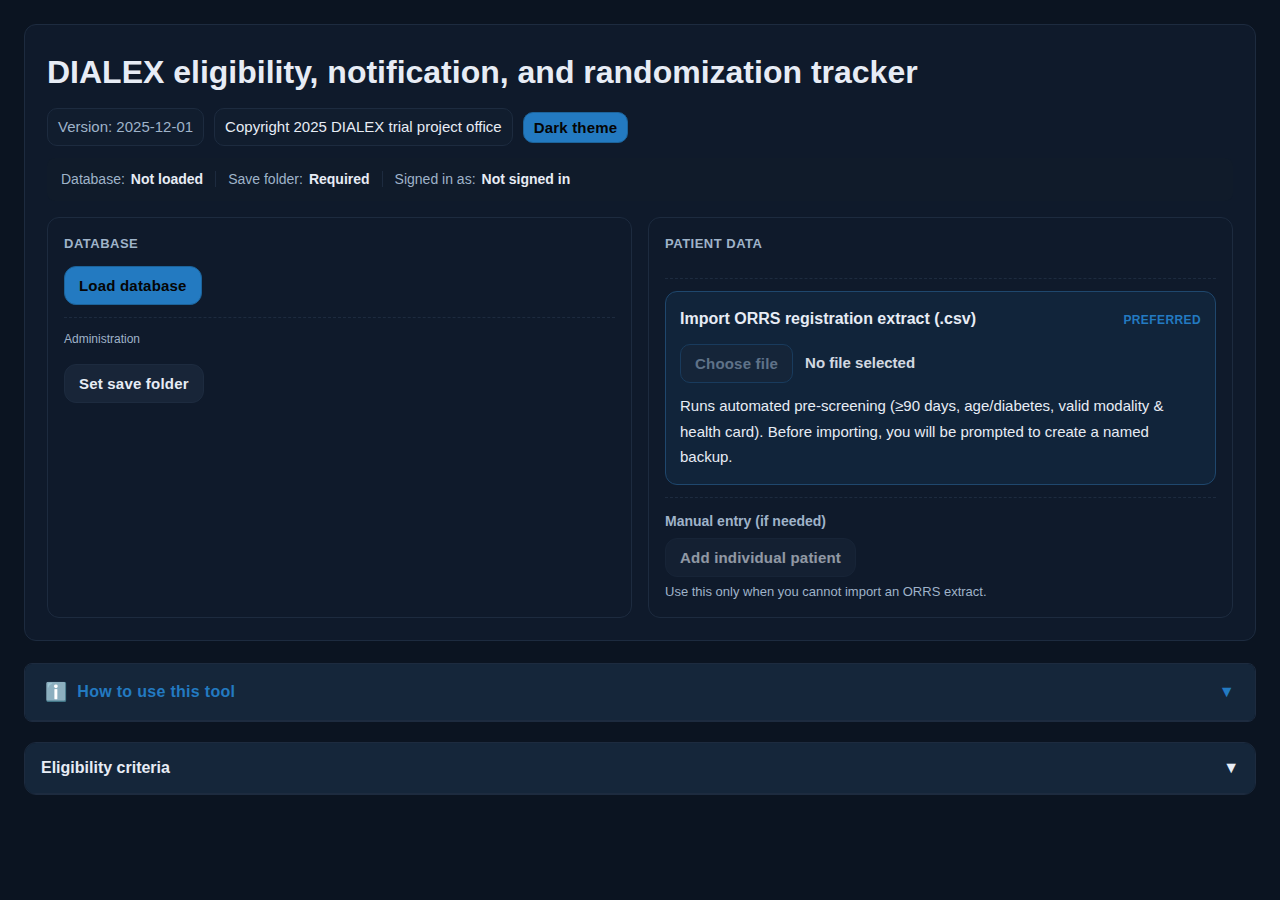
<file: DIALEX_Recruitment_Tracker/index.html>
<!DOCTYPE html>
<html lang="en" data-theme="dark">
<head>
    <meta charset="UTF-8">
    <meta name="viewport" content="width=device-width, initial-scale=1.0">
    <title>DIALEX Recruitment Tracker</title>
    <link rel="stylesheet" href="styles.css">
    <script src="js/sql.js"></script>
    <script src="js/papaparse.js"></script>
</head>
<body>
    <div class="container">
    <div id="toast-root" class="toast-container" aria-live="polite" aria-atomic="true"></div>
        <div class="header">
            <h1>DIALEX eligibility, notification, and randomization tracker</h1>
            <div class="meta-row">
                <div class="meta-pill version-pill" aria-label="Version date">Version: 2025-12-01</div>
                <div class="meta-pill owner-pill" aria-label="Ownership">Copyright 2025 DIALEX trial project office</div>
                <button id="theme-toggle" class="meta-pill theme-toggle" onclick="toggleTheme()" aria-pressed="true" type="button">Dark theme</button>
            </div>
            
            <!-- Status Bar -->
            <div class="status-bar">
                <div class="status-item">
                    <span class="status-label">Database:</span>
                    <span id="db-status" class="status-value">Not loaded</span>
                </div>
                <div class="status-divider"></div>
                <div class="status-item">
                    <span class="status-label">Save folder:</span>
                    <span id="save-folder-status" class="status-value">Browser default</span>
                </div>
                <div class="status-divider"></div>
                <div class="status-item">
                    <span class="status-label">Signed in as:</span>
                    <span id="user-status" class="status-value">Not signed in</span>
                </div>
            </div>

            <!-- Control Panel Grid -->
            <div class="control-grid">
                <!-- Database & System Card -->
                <div class="control-card">
                <div class="card-header">Database</div>
                <div class="action-group">
                        <button id="save-db-btn" class="hidden" disabled>Save database</button>
                        <button id="load-db-btn">Load database</button>
                        <input type="file" id="load-db-file" accept=".enc,.db" class="hidden" aria-label="Load database file">
                        <button id="create-db-btn" class="hidden" disabled>Create new database</button>
                </div>
                    <div class="action-group">
                        <div class="action-group-label">Administration</div>
                        <button id="manage-users-btn" class="secondary hidden" disabled>Manage users</button>
                        <button id="sign-out-btn" class="secondary hidden" disabled>Switch user</button>
                        <button id="set-save-folder-btn" class="secondary" disabled>Set save folder</button>
                        <button id="rotate-central-btn" class="secondary hidden" disabled>Rotate central password</button>
                    </div>
                </div>

                <!-- Patient Data Card -->
                <div class="control-card">
                    <div class="card-header">Patient data</div>
                    <div class="action-group">
                        <div id="autosave-gate" class="autosave-gate hidden">
                            <div id="autosave-gate-text" class="autosave-gate-text"></div>
                            <button type="button" id="autosave-gate-btn" class="secondary small hidden">Set save folder</button>
                        </div>
                    </div>
                    <div class="action-group">
                        <div class="import-highlight">
                            <div class="import-title">
                                <div class="file-input">
                                    <label for="registration-file">Import ORRS registration extract (.csv)</label>
                                </div>
                                <div class="import-preferred">Preferred</div>
                            </div>
                            <input type="file" id="registration-file" class="import-file-input" accept=".csv" disabled>
                            <div class="import-file-row">
                                <button type="button" id="registration-file-btn" class="import-file-btn" disabled>Choose file</button>
                                <div id="registration-file-name" class="import-file-name">No file selected</div>
                            </div>
                            <div class="import-help">
                                <small>Runs automated pre-screening (≥90 days, age/diabetes, valid modality &amp; health card).</small>
                                <small>Before importing, you will be prompted to create a named backup.</small>
                            </div>
                        </div>
                    </div>
                    <div class="action-group">
                        <div class="manual-entry">
                            <div class="manual-title">Manual entry (if needed)</div>
                            <button id="add-patient-btn" class="secondary" disabled>Add individual patient</button>
                            <div class="manual-note">Use this only when you cannot import an ORRS extract.</div>
                        </div>
                    </div>
                </div>
            </div>
        </div>
        
            <div class="instructions">
                <div class="instructions-header" onclick="toggleInstructions()">
                    <span>How to use this tool</span>
                    <span id="instructions-chevron" style="transform: rotate(0deg);">▼</span>
                </div>
                <div id="instructions-content" class="instructions-content">
                <ol>
                    <li>
                        <div class="step-badge">1</div>
                        <div class="step-content">Click <strong>"Load database"</strong> and open the encrypted file provided for your site. Enter your account password (or the central recovery password) to decrypt.</div>
                    </li>
                    <li>
                        <div class="step-badge">2</div>
                        <div class="step-content"><strong>Sign in</strong> with your username and password. Admin users can open <strong>"Manage users"</strong> to add or disable accounts.</div>
                    </li>
                    <li>
                        <div class="step-badge">3</div>
                        <div class="step-content">The software <strong>continuously writes</strong> two timestamped files in the save folder (<code>dialex-secure-latest-a-YYYY-MM-DD-HH-MM-SS.enc</code> and <code>dialex-secure-latest-b-YYYY-MM-DD-HH-MM-SS.enc</code>) to prevent data loss. Load the newest timestamp when resuming work.</div>
                    </li>
                    <li>
                        <div class="step-badge">4</div>
                        <div class="step-content"><strong>Import</strong> the Registration Data Extract CSV for automated pre-screening; this is the preferred method because it is the fastest way to add many patients at once and imports health card numbers directly to minimize the chance for errors. Before each import, you will be prompted to create a <strong>named backup</strong>; only load backups if the current version of the data is clearly wrong (for example, a bad import). If needed, you can also add individual patients manually by clicking <strong>"Add individual patient"</strong>.</div>
                    </li>
                    <li>
                        <div class="step-badge">5</div>
                        <div class="step-content">For each patient, <strong>assess eligibility</strong> using the eligibility criteria. You will find pre-populated answers (based on Ontario Renal Reporting System data) which should be verified. To proceed to notification and randomization, a patient must meet <strong>all inclusion criteria</strong> and <strong>none of the exclusion criteria</strong>.</div>
                    </li>
                    <li>
                        <div class="step-badge">6</div>
                        <div class="step-content">You must confirm that the patient has met all inclusion criteria and none of the exclusion criteria before proceeding. The tool requires that you check the <strong>"No exclusions"</strong> checkbox before proceeding to notification and randomization.</div>
                    </li>
                    <li>
                        <div class="step-badge">7</div>
                        <div class="step-content">For eligible patients, <strong>track notification and opt-out periods</strong>. Status flow: <code>Deliver notification</code> &rarr; <code>Notified and waiting</code> (15 days) &rarr; <code>Ready to Randomize</code> (if no opt-out) or <code>Opted Out</code>.</div>
                    </li>
                    <li>
                        <div class="step-badge">8</div>
                        <div class="step-content">When a patient is ready to randomize, assign a <strong>Study ID</strong> from the site list, then set <strong>Randomized = Yes</strong>.</div>
                    </li>
                    <li>
                        <div class="step-badge">9</div>
                        <div class="step-content">You can <strong>lock</strong> patient records to prevent accidental changes and unlock them later when needed.</div>
                    </li>
                </ol>
                
                
                    
                    <div id="prescreen-results" class="hidden" style="margin-top: 12px;">
                        <h3>Pre-screening results</h3>
                        <div class="stats-container">
                            <div class="stat-card">
                                <div>Total Patients</div>
                                <div class="stat-number" id="ps-total">0</div>
                            </div>
                            <div class="stat-card">
                                <div>Potentially Eligible</div>
                                <div class="stat-number" id="ps-eligible">0</div>
                            </div>
                            <div class="stat-card">
                                <div>Ineligible</div>
                                <div class="stat-number" id="ps-ineligible">0</div>
                            </div>
                            <div class="stat-card">
                                <div>Age < 45</div>
                                <div class="stat-number" id="ps-age-under45">0</div>
                            </div>
                            <div class="stat-card">
                                <div>45–59 w/o Diabetes</div>
                                <div class="stat-number" id="ps-age45-59-nodm">0</div>
                            </div>
                            <div class="stat-card">
                                <div>< 90 Days on Dialysis</div>
                                <div class="stat-number" id="ps-days-under">0</div>
                            </div>
                            <div class="stat-card">
                                <div>Invalid Modality</div>
                                <div class="stat-number" id="ps-invalid-modality">0</div>
                            </div>
                            <div class="stat-card">
                                <div>Missing Health Card</div>
                                <div class="stat-number" id="ps-missing-hcn">0</div>
                            </div>
                            <div class="stat-card">
                                <div>Invalid/Missing Dates</div>
                                <div class="stat-number" id="ps-invalid-dates">0</div>
                            </div>
                        </div>
                        <div class="tabs" id="ps-tabs" style="display:none;"></div>
                        <div id="ps-tabpanels" style="display:none;">
                            <div id="ps-panel-ineligible" class="tab-panel" style="display:none;"></div>
                        </div>
                    </div>
            </div>
        </div>

        <div class="criteria-reference-card">
            <div class="criteria-header" onclick="toggleCriteriaReference()">
                <span>Eligibility criteria</span>
                <span id="criteria-chevron" style="transform: rotate(0deg);">▼</span>
            </div>
            <div id="criteria-content" class="criteria-content">
                <div class="criteria-grid">
                    <div>
                        <h4 style="color:var(--brand); margin-bottom:8px;">Inclusion criteria (all must be met)</h4>
                        <ul class="criteria-list">
                            <li>
                                Age ≥60 years OR age 45-59 with history of diabetes (Type 1 or 2)
                                <br>
                                <small style="color: var(--muted); display:block; margin-top:4px;">Patients who have had diabetes in the past but who are currently not using any diabetes medication and have normal glycemic control are considered to have a history of diabetes and meet this criterion.</small>
                            </li>
                            <li>Receiving any form of dialysis regularly for previous 90 days (at randomization)</li>
                            <li>Currently receiving HD in-centre (main or satellite unit)</li>
                            <li>Valid provincial/territorial health insurance card number</li>
                        </ul>
                    </div>
                    <div>
                        <h4 style="color:var(--danger); margin-bottom:8px;">Exclusion criteria (any excludes patient)</h4>
                        <ul class="criteria-list">
                            <li>Prescribed HD less than 3 times per week</li>
                            <li>
                                Known/anticipated intolerance to Nipro Elisio HX
                                <br>
                                <small style="color: var(--muted);">Patients currently dialyzing with a non-polyarylsulfone membrane (e.g., cellulose triacetate, polyacrylonitrile, or PMMA) should not receive the ELISIO-HX dialyzer. Examples include: Fresenius CTA and Baxter CTA (cellulose triacetate), Asahi Kasei AN69/AN69ST (polyacrylonitrile), and Toray Filtryzer®/Toray PMMA (poly(methyl methacrylate)).</small>
                            </li>
                            <li>Planned to receive hemodiafiltration</li>
                            <li>Planned to receive nocturnal hemodialysis</li>
                            <li>
                                Anticipated to discontinue in-centre HD in next 3 months
                                <br>
                                <small style="color: var(--muted);">For any reason (examples: transplantation, palliation, recovery, change to home HD or PD).</small>
                            </li>
                            <li>Anticipated severe non-adherence to treatment</li>
                            <li>
                                Overriding clinical preference for expanded HD
                                <br>
                                <small style="color: var(--muted);">Examples: already using ELISIO-HX or Theranova dialyzer outside of the study.</small>
                            </li>
                            <li>
                                Other medical, psychosocial, or logistical reason
                                <br>
                                <small style="color: var(--muted); display:block; margin-top:4px;">
                                    Examples:
                                    <ul style="margin:4px 0 0 16px; padding-left:16px; color: var(--muted);">
                                        <li>ELISIO-HX should not be used for isolated ultrafiltration (isoUF). For patients who need isoUF as part of regular HD (e.g., part isoUF and part HD), do not randomize unless planning to provide separate HD sessions from isoUF sessions so a conventional dialyzer is used for the entire isoUF session and ELISIO-HX is used for the entire HD session.</li>
                                        <li>Concern that the patient lacks capacity to understand the notification handout and opt-out of enrollment while no substitute decision maker is available.</li>
                                    </ul>
                                </small>
                            </li>
                            <li>Enrolled in conflicting clinical trial</li>
                            <li>Previously enrolled in DIALEX</li>
                            <li>Declined participation</li>
                        </ul>
                    </div>
                    </div>
            </div>
        </div>

        <div id="assessment-controls" class="header hidden">
            <div class="search-container" style="margin-bottom:8px;">
                <input type="text" id="search-input" placeholder="Search by name, MRN, or Health Card... (space-separated to match multiple)" style="min-width: 320px;">
            </div>
            <div class="unit-filter-bar">
                <div class="unit-filter-label">Recruiting units:</div>
                <div id="unit-filter-summary" class="unit-filter-summary">All units</div>
                <button type="button" id="unit-filter-btn" class="secondary small" disabled>Select units</button>
            </div>
            <!-- Stage Pipeline: Visual progression of recruitment stages -->
            <div class="stage-pipeline">
                <div class="stage-segment stage-pending" id="show-pending-btn" tabindex="0" role="button">
                    <div class="stage-label">Assess eligibility for notification</div>
                    <div class="stage-count" id="count-pending">0</div>
                </div>
                <div class="stage-segment stage-notify" id="show-notify-btn" tabindex="0" role="button">
                    <div class="stage-label">Deliver notification</div>
                    <div class="stage-count" id="count-ready-notify">0</div>
                </div>
                <div class="stage-segment stage-waiting" id="show-waiting-btn" tabindex="0" role="button">
                    <div class="stage-label">Notified and waiting</div>
                    <div class="stage-count" id="count-waiting">0</div>
                </div>
                <div class="stage-segment stage-final" id="show-final-btn" tabindex="0" role="button">
                    <div class="stage-label">Assess eligibility for randomization</div>
                    <div class="stage-count" id="count-final">0</div>
                </div>
                <div class="stage-segment stage-ready" id="show-ready-btn" tabindex="0" role="button">
                    <div class="stage-label">Ready to randomize</div>
                    <div class="stage-count" id="count-ready">0</div>
                </div>
                <div class="stage-segment stage-randomized-np" id="show-randomized-np-btn" tabindex="0" role="button">
                    <div class="stage-label">Randomized (not prescribed)</div>
                    <div class="stage-count" id="count-randomized-np">0</div>
                </div>
                <div class="stage-segment stage-prescribed" id="show-prescribed-btn" tabindex="0" role="button">
                    <div class="stage-label">Randomized &amp; prescribed</div>
                    <div class="stage-count" id="count-prescribed">0</div>
                </div>
            </div>

            <!-- Utility Filters: Non-flow filter buttons -->
            <div class="utility-filters">
                <button class="utility-btn" id="show-all-btn">Show all <span class="utility-count" id="count-all">0</span></button>
                <button class="utility-btn" id="show-missing-btn">Missing data <span class="utility-count" id="count-missing">0</span></button>
                <button class="utility-btn" id="show-ineligible-btn">Ineligible <span class="utility-count" id="count-ineligible">0</span></button>
                <button class="utility-btn" id="show-optedout-btn">Opted out <span class="utility-count" id="count-optedout">0</span></button>
                <button class="utility-btn" id="show-notes-btn">Have notes <span class="utility-count" id="count-notes">0</span></button>
                <button id="save-all-btn" class="save-btn hidden" disabled>Save database</button>
            </div>
            <div id="record-warning" class="record-warning hidden" role="alert"></div>
        </div>

        <div id="table-container" class="table-container hidden">
            <table>
                <thead>
                    <tr>
                        <th id="sort-name" colspan="4">Patients (click arrows to expand/collapse rows)</th>
                    </tr>
                </thead>
                <tbody id="patient-table-body">
                </tbody>
            </table>
        </div>
    </div>

    <!-- Password Modal -->
    <div id="password-modal" class="patient-modal" role="dialog" aria-modal="true" aria-labelledby="password-modal-title" aria-describedby="password-modal-message">
        <div class="modal-content modal-narrow">
            <div class="modal-header">
                <h2 id="password-modal-title">Enter password</h2>
                <span id="password-modal-close" class="close" role="button" tabindex="0" aria-label="Close password dialog">&times;</span>
            </div>
            <div class="modal-body">
                <p id="password-modal-message" class="modal-message hidden"></p>
                <form id="password-form">
                    <div>
                        <label for="password-input">Password</label>
                        <input type="password" id="password-input" class="modal-input" autocomplete="current-password" required>
                    </div>
                    <div id="password-confirm-group" class="hidden">
                        <label for="password-confirm-input">Confirm password</label>
                        <input type="password" id="password-confirm-input" class="modal-input" autocomplete="new-password">
                    </div>
                    <p id="password-error" class="form-error hidden" role="alert"></p>
                    <div class="modal-footer">
                        <button type="button" class="secondary" id="password-cancel-btn">Cancel</button>
                        <button type="submit" id="password-submit-btn">Continue</button>
                    </div>
                </form>
            </div>
        </div>
    </div>

    <!-- Import Backup Modal -->
    <div id="import-backup-modal" class="patient-modal" role="dialog" aria-modal="true" aria-labelledby="import-backup-title" aria-describedby="import-backup-message">
        <div class="modal-content modal-narrow">
            <div class="modal-header">
                <h2 id="import-backup-title">Create import backup</h2>
                <span id="import-backup-close" class="close" role="button" tabindex="0" aria-label="Close import backup dialog">&times;</span>
            </div>
            <div class="modal-body">
                <p id="import-backup-message" class="modal-message"></p>
                <form id="import-backup-form">
                    <div>
                        <label for="import-backup-name">Backup file name</label>
                        <input type="text" id="import-backup-name" class="modal-input" autocomplete="off" required>
                    </div>
                    <p id="import-backup-error" class="form-error hidden" role="alert"></p>
                    <div class="modal-footer">
                        <button type="button" class="secondary" id="import-backup-cancel-btn">Cancel import</button>
                        <button type="submit" id="import-backup-submit-btn">Create backup</button>
                    </div>
                </form>
            </div>
        </div>
    </div>

    <!-- Login Modal -->
    <div id="login-modal" class="patient-modal" role="dialog" aria-modal="true" aria-labelledby="login-modal-title" aria-describedby="login-modal-message">
        <div class="modal-content modal-narrow">
            <div class="modal-header">
                <h2 id="login-modal-title">Sign in</h2>
                <span id="login-modal-close" class="close hidden" role="button" tabindex="0" aria-label="Close sign in dialog">&times;</span>
            </div>
            <div class="modal-body">
                <p id="login-modal-message" class="modal-message">Database loaded. Sign in to continue.</p>
                <form id="login-form">
                    <div>
                        <label for="login-username">Username</label>
                        <input type="text" id="login-username" class="modal-input" autocomplete="username" required>
                    </div>
                    <div>
                        <label for="login-password">Password</label>
                        <input type="password" id="login-password" class="modal-input" autocomplete="current-password" required>
                    </div>
                    <p id="login-error" class="form-error hidden" role="alert"></p>
                    <div class="modal-footer">
                        <button type="button" class="secondary hidden" id="login-cancel-btn">Cancel</button>
                        <button type="button" class="secondary" id="login-unload-btn">Unload database</button>
                        <button type="submit" id="login-submit-btn">Sign in</button>
                    </div>
                </form>
            </div>
        </div>
    </div>

    <!-- Initial Admin Setup Modal -->
    <div id="admin-setup-modal" class="patient-modal" role="dialog" aria-modal="true" aria-labelledby="admin-setup-title" aria-describedby="admin-setup-message">
        <div class="modal-content modal-narrow">
            <div class="modal-header">
                <h2 id="admin-setup-title">Create admin account</h2>
            </div>
            <div class="modal-body">
                <p id="admin-setup-message" class="modal-message">No user accounts exist yet. Create the first admin account.</p>
                <form id="admin-setup-form">
                    <div>
                        <label for="admin-username">Username</label>
                        <input type="text" id="admin-username" class="modal-input" autocomplete="username" required>
                    </div>
                    <div>
                        <label for="admin-first-name">First name</label>
                        <input type="text" id="admin-first-name" class="modal-input" autocomplete="given-name" required>
                    </div>
                    <div>
                        <label for="admin-last-name">Last name</label>
                        <input type="text" id="admin-last-name" class="modal-input" autocomplete="family-name" required>
                    </div>
                    <div>
                        <label for="admin-password">Password</label>
                        <input type="password" id="admin-password" class="modal-input" autocomplete="new-password" required>
                    </div>
                    <div>
                        <label for="admin-password-confirm">Confirm password</label>
                        <input type="password" id="admin-password-confirm" class="modal-input" autocomplete="new-password" required>
                    </div>
                    <p id="admin-setup-error" class="form-error hidden" role="alert"></p>
                    <div class="modal-footer">
                        <button type="button" class="secondary" id="admin-setup-unload-btn">Unload database</button>
                        <button type="submit" id="admin-setup-submit-btn">Create admin</button>
                    </div>
                </form>
            </div>
        </div>
    </div>

    <!-- User Management Modal -->
    <div id="user-management-modal" class="patient-modal" role="dialog" aria-modal="true" aria-labelledby="user-management-title">
        <div class="modal-content">
            <div class="modal-header">
                <h2 id="user-management-title">User management</h2>
                <span id="user-management-close" class="close" role="button" tabindex="0" aria-label="Close user management dialog">&times;</span>
            </div>
            <div class="modal-body">
                <p class="modal-message">Add, disable, or reset passwords for local users.</p>
                <table class="user-table">
                    <thead>
                        <tr>
                            <th>Username</th>
                            <th>Display name</th>
                            <th>Role</th>
                            <th>Status</th>
                            <th>Actions</th>
                        </tr>
                    </thead>
                    <tbody id="user-management-body"></tbody>
                </table>
                <div class="user-form">
                    <h3>Create user</h3>
                    <form id="user-create-form">
                        <div>
                            <label for="user-create-username">Username</label>
                            <input type="text" id="user-create-username" class="modal-input" autocomplete="off" required>
                        </div>
                        <div>
                            <label for="user-create-first-name">First name</label>
                            <input type="text" id="user-create-first-name" class="modal-input" autocomplete="given-name" required>
                        </div>
                        <div>
                            <label for="user-create-last-name">Last name</label>
                            <input type="text" id="user-create-last-name" class="modal-input" autocomplete="family-name" required>
                        </div>
                        <div>
                            <label for="user-create-role">Role</label>
                            <select id="user-create-role" class="modal-input">
                                <option value="user">User</option>
                                <option value="admin">Admin</option>
                            </select>
                        </div>
                        <div>
                            <label for="user-create-password">Password</label>
                            <input type="password" id="user-create-password" class="modal-input" autocomplete="new-password" required>
                        </div>
                        <div>
                            <label for="user-create-confirm">Confirm password</label>
                            <input type="password" id="user-create-confirm" class="modal-input" autocomplete="new-password" required>
                        </div>
                        <p id="user-management-error" class="form-error hidden" role="alert"></p>
                        <div class="modal-footer">
                            <button type="submit">Add user</button>
                            <button type="button" class="secondary" id="user-management-done-btn">Done</button>
                        </div>
                    </form>
                </div>
            </div>
        </div>
    </div>

    <!-- Recruiting Units Modal -->
    <div id="unit-filter-modal" class="patient-modal" role="dialog" aria-modal="true" aria-labelledby="unit-filter-title">
        <div class="modal-content modal-narrow">
            <div class="modal-header">
                <h2 id="unit-filter-title">Recruiting units</h2>
                <span id="unit-filter-close" class="close" role="button" tabindex="0" aria-label="Close recruiting units dialog">&times;</span>
            </div>
            <div class="modal-body">
                <p class="modal-message">Select the dialysis units currently recruiting at this site.</p>
                <div id="unit-filter-empty" class="status-subtext hidden">No unit codes found in Study IDs.</div>
                <div id="unit-filter-list" class="unit-filter-list"></div>
            </div>
            <div class="modal-footer">
                <button type="button" class="secondary" id="unit-filter-cancel">Cancel</button>
                <button type="button" id="unit-filter-save">Save</button>
            </div>
        </div>
    </div>

    <!-- Patient Assessment Modal REMOVED -->
        <script src="js/app.js"></script>

</body>
</html>
</file>
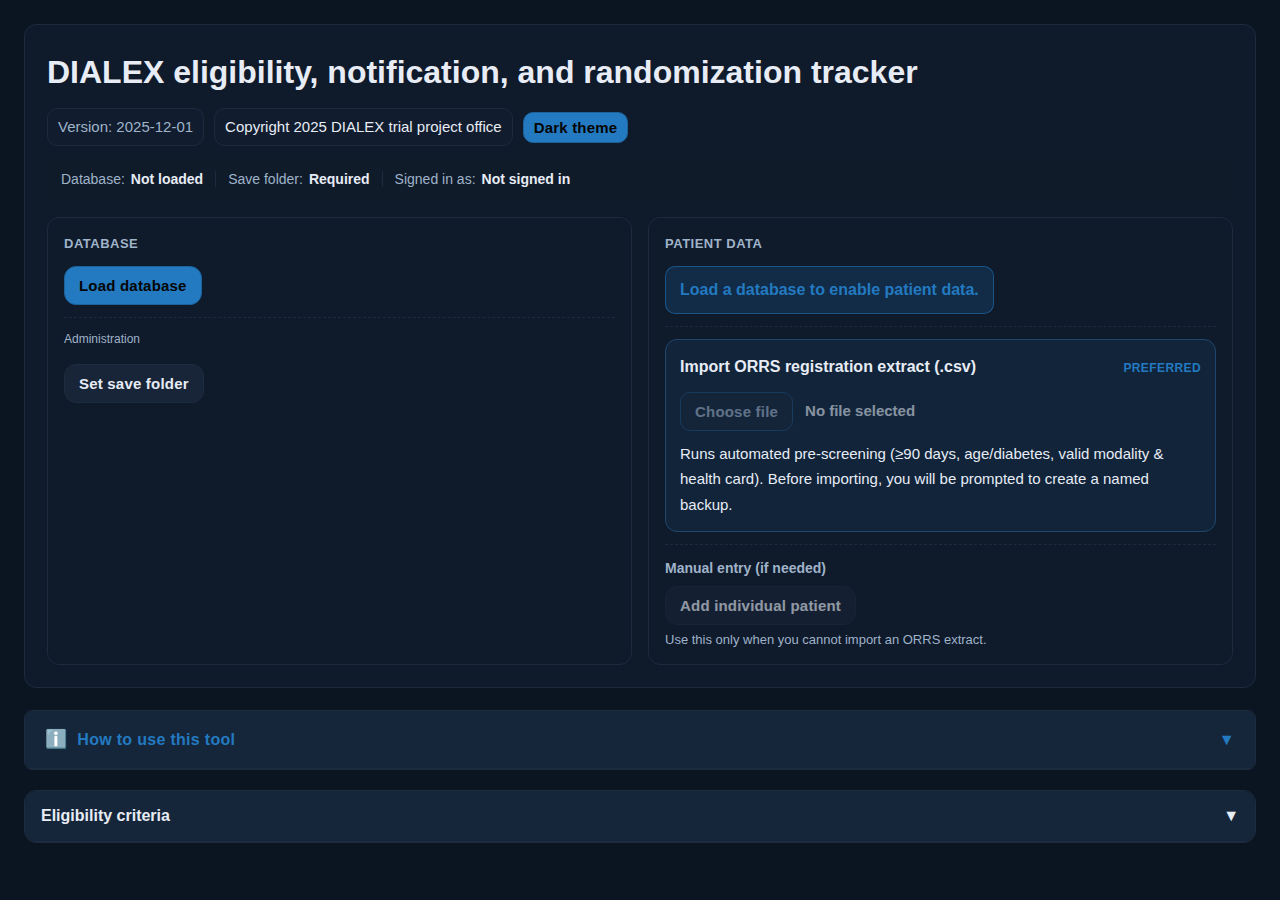
<file: DIALEX_Recruitment_Tracker/DIALEX Recruitment Tracker App.html>
<!DOCTYPE html>
<html lang="en" data-theme="dark">
<head>
    <meta charset="UTF-8">
    <meta name="viewport" content="width=device-width, initial-scale=1.0">
    <title>DIALEX Recruitment Tracker App</title>
    <link rel="stylesheet" href="css/app-01.css">
    <link rel="stylesheet" href="css/app-02.css">
    <link rel="stylesheet" href="css/app-03.css">
    <link rel="stylesheet" href="css/app-04.css">
    <script>
        (function enforceSupportedBrowser() {
            const ua = navigator.userAgent || '';
            const isEdge = /Edg/.test(ua);
            const isChrome = /Chrome/.test(ua) && !/Edg|OPR|Brave/.test(ua);
            if (isChrome || isEdge) return;
            const showWarning = () => {
                document.body.classList.add('browser-warning-active');
                const overlay = document.getElementById('browser-warning');
                if (overlay) {
                    overlay.classList.remove('hidden');
                }
            };
            if (document.readyState === 'loading') {
                document.addEventListener('DOMContentLoaded', showWarning);
            } else {
                showWarning();
            }
        })();
    </script>
    <script src="js/lib/sql.js"></script>
    <script src="js/lib/papaparse.js"></script>
</head>
<body>
    <div id="browser-warning" class="browser-warning hidden" role="alert" aria-live="assertive" aria-label="Unsupported browser">
        <div class="browser-warning-card">
            <h2>Chrome or Edge required</h2>
            <p>This tracker only supports Google Chrome or Microsoft Edge. Please close this window and reopen <strong>DIALEX Recruitment Tracker App.html</strong> with one of those browsers.</p>
            <ul>
                <li>Chrome and Edge are kept current with the latest security settings we rely on.</li>
                <li>Keeping other browsers out protects the offline encryption/store logic.</li>
            </ul>
            <p>Once you are in Chrome/Edge, reload this page to continue.</p>
        </div>
    </div>
    <div class="container">
    <div id="toast-root" class="toast-container" aria-live="polite" aria-atomic="true"></div>
        <div class="header">
            <h1>DIALEX eligibility, notification, and randomization tracker</h1>
            <div class="meta-row">
                <div class="meta-pill version-pill" aria-label="Version date">Version: 2025-12-01</div>
                <div class="meta-pill owner-pill" aria-label="Ownership">Copyright 2025 DIALEX trial project office</div>
                <button id="theme-toggle" class="meta-pill theme-toggle" onclick="toggleTheme()" aria-pressed="true" type="button">Dark theme</button>
            </div>
            
            <!-- Status Bar -->
            <div class="status-bar">
                <div class="status-item">
                    <span class="status-label">Database:</span>
                    <span id="db-status" class="status-value">Not loaded</span>
                </div>
                <div class="status-divider"></div>
                <div class="status-item">
                    <span class="status-label">Save folder:</span>
                    <span id="save-folder-status" class="status-value">Browser default</span>
                </div>
                <div class="status-divider"></div>
                <div class="status-item">
                    <span class="status-label">Signed in as:</span>
                    <span id="user-status" class="status-value">Not signed in</span>
                </div>
            </div>

            <!-- Control Panel Grid -->
            <div class="control-grid">
                <!-- Database & System Card -->
                <div class="control-card">
                <div class="card-header">Database</div>
                <div class="action-group">
                        <button id="save-db-btn" class="hidden" disabled>Save database</button>
                        <button id="load-db-btn">Load database</button>
                        <input type="file" id="load-db-file" accept=".enc,.db" class="hidden" aria-label="Load database file">
                        <button id="create-db-btn" class="hidden" disabled>Create new database</button>
                </div>
                    <div class="action-group">
                        <div class="action-group-label">Administration</div>
                        <button id="manage-users-btn" class="secondary hidden" disabled>Manage users</button>
                        <button id="sign-out-btn" class="secondary hidden" disabled>Switch user</button>
                        <button id="set-save-folder-btn" class="secondary" disabled>Set save folder</button>
                        <button id="rotate-central-btn" class="secondary hidden" disabled>Rotate central password</button>
                    </div>
                </div>

                <!-- Patient Data Card -->
                <div class="control-card">
                    <div class="card-header">Patient data</div>
                    <div class="action-group">
                        <div id="autosave-gate" class="autosave-gate hidden">
                            <div id="autosave-gate-text" class="autosave-gate-text"></div>
                            <button type="button" id="autosave-gate-btn" class="secondary small hidden">Set save folder</button>
                        </div>
                    </div>
                    <div class="action-group">
                        <div class="import-highlight">
                            <div class="import-title">
                                <div class="file-input">
                                    <label for="registration-file">Import ORRS registration extract (.csv)</label>
                                </div>
                                <div class="import-preferred">Preferred</div>
                            </div>
                            <input type="file" id="registration-file" class="import-file-input" accept=".csv" disabled>
                            <div class="import-file-row">
                                <button type="button" id="registration-file-btn" class="import-file-btn" disabled>Choose file</button>
                                <div id="registration-file-name" class="import-file-name">No file selected</div>
                            </div>
                            <div class="import-help">
                                <small>Runs automated pre-screening (≥90 days, age/diabetes, valid modality &amp; health card).</small>
                                <small>Before importing, you will be prompted to create a named backup.</small>
                            </div>
                        </div>
                    </div>
                    <div class="action-group">
                        <div class="manual-entry">
                            <div class="manual-title">Manual entry (if needed)</div>
                            <button id="add-patient-btn" class="secondary" disabled>Add individual patient</button>
                            <div class="manual-note">Use this only when you cannot import an ORRS extract.</div>
                        </div>
                    </div>
                </div>
            </div>
        </div>
        
            <div class="instructions">
                <div class="instructions-header" onclick="toggleInstructions()">
                    <span>How to use this tool</span>
                    <span id="instructions-chevron" style="transform: rotate(0deg);">▼</span>
                </div>
                <div id="instructions-content" class="instructions-content">
                <ol>
                    <li>
                        <div class="step-badge">1</div>
                        <div class="step-content">Click <strong>"Load database"</strong> and open the encrypted file provided for your site. Enter your account password (or the central recovery password) to decrypt.</div>
                    </li>
                    <li>
                        <div class="step-badge">2</div>
                        <div class="step-content"><strong>Sign in</strong> with your username and password. Admin users can open <strong>"Manage users"</strong> to add or disable accounts.</div>
                    </li>
                    <li>
                        <div class="step-badge">3</div>
                        <div class="step-content">The software <strong>continuously writes</strong> two timestamped files in the save folder (<code>dialex-secure-latest-a-YYYY-MM-DD-HH-MM-SS.enc</code> and <code>dialex-secure-latest-b-YYYY-MM-DD-HH-MM-SS.enc</code>) to prevent data loss. Load the newest timestamp when resuming work.</div>
                    </li>
                    <li>
                        <div class="step-badge">4</div>
                        <div class="step-content"><strong>Import</strong> the Registration Data Extract CSV for automated pre-screening; this is the preferred method because it is the fastest way to add many patients at once and imports health card numbers directly to minimize the chance for errors. Before each import, you will be prompted to create a <strong>named backup</strong>; only load backups if the current version of the data is clearly wrong (for example, a bad import). If needed, you can also add individual patients manually by clicking <strong>"Add individual patient"</strong>.</div>
                    </li>
                    <li>
                        <div class="step-badge">5</div>
                        <div class="step-content">For each patient, <strong>assess eligibility</strong> using the eligibility criteria. You will find pre-populated answers (based on Ontario Renal Reporting System data) which should be verified. To proceed to notification and randomization, a patient must meet <strong>all inclusion criteria</strong> and <strong>none of the exclusion criteria</strong>.</div>
                    </li>
                    <li>
                        <div class="step-badge">6</div>
                        <div class="step-content">You must confirm that the patient has met all inclusion criteria and none of the exclusion criteria before proceeding. The tool requires that you check the <strong>"No exclusions"</strong> checkbox before proceeding to notification and randomization.</div>
                    </li>
                    <li>
                        <div class="step-badge">7</div>
                        <div class="step-content">For eligible patients, <strong>track notification and opt-out periods</strong>. Status flow: <code>Deliver notification</code> &rarr; <code>Notified and waiting</code> (15 days) &rarr; <code>Ready to Randomize</code> (if no opt-out) or <code>Opted Out</code>.</div>
                    </li>
                    <li>
                        <div class="step-badge">8</div>
                        <div class="step-content">When a patient is ready to randomize, assign a <strong>Study ID</strong> from the site list, then set <strong>Randomized = Yes</strong>.</div>
                    </li>
                    <li>
                        <div class="step-badge">9</div>
                        <div class="step-content">You can <strong>lock</strong> patient records to prevent accidental changes and unlock them later when needed.</div>
                    </li>
                </ol>
                
                
                    
                    <div id="prescreen-results" class="hidden" style="margin-top: 12px;">
                        <h3>Pre-screening results</h3>
                        <div class="stats-container">
                            <div class="stat-card">
                                <div>Total Patients</div>
                                <div class="stat-number" id="ps-total">0</div>
                            </div>
                            <div class="stat-card">
                                <div>Potentially Eligible</div>
                                <div class="stat-number" id="ps-eligible">0</div>
                            </div>
                            <div class="stat-card">
                                <div>Ineligible</div>
                                <div class="stat-number" id="ps-ineligible">0</div>
                            </div>
                            <div class="stat-card">
                                <div>Age < 45</div>
                                <div class="stat-number" id="ps-age-under45">0</div>
                            </div>
                            <div class="stat-card">
                                <div>45–59 w/o Diabetes</div>
                                <div class="stat-number" id="ps-age45-59-nodm">0</div>
                            </div>
                            <div class="stat-card">
                                <div>< 90 Days on Dialysis</div>
                                <div class="stat-number" id="ps-days-under">0</div>
                            </div>
                            <div class="stat-card">
                                <div>Invalid Modality</div>
                                <div class="stat-number" id="ps-invalid-modality">0</div>
                            </div>
                            <div class="stat-card">
                                <div>Missing Health Card</div>
                                <div class="stat-number" id="ps-missing-hcn">0</div>
                            </div>
                            <div class="stat-card">
                                <div>Invalid/Missing Dates</div>
                                <div class="stat-number" id="ps-invalid-dates">0</div>
                            </div>
                        </div>
                        <div class="tabs" id="ps-tabs" style="display:none;"></div>
                        <div id="ps-tabpanels" style="display:none;">
                            <div id="ps-panel-ineligible" class="tab-panel" style="display:none;"></div>
                        </div>
                    </div>
            </div>
        </div>

        <div class="criteria-reference-card">
            <div class="criteria-header" onclick="toggleCriteriaReference()">
                <span>Eligibility criteria</span>
                <span id="criteria-chevron" style="transform: rotate(0deg);">▼</span>
            </div>
            <div id="criteria-content" class="criteria-content">
                <div class="criteria-grid">
                    <div>
                        <h4 style="color:var(--brand); margin-bottom:8px;">Inclusion criteria (all must be met)</h4>
                        <ul class="criteria-list">
                            <li>
                                Age ≥60 years OR age 45-59 with history of diabetes (Type 1 or 2)
                                <br>
                                <small style="color: var(--muted); display:block; margin-top:4px;">Patients who have had diabetes in the past but who are currently not using any diabetes medication and have normal glycemic control are considered to have a history of diabetes and meet this criterion.</small>
                            </li>
                            <li>Receiving any form of dialysis regularly for previous 90 days (at randomization)</li>
                            <li>Currently receiving HD in-centre (main or satellite unit)</li>
                            <li>Valid provincial/territorial health insurance card number</li>
                        </ul>
                    </div>
                    <div>
                        <h4 style="color:var(--danger); margin-bottom:8px;">Exclusion criteria (any excludes patient)</h4>
                        <ul class="criteria-list">
                            <li>Prescribed HD less than 3 times per week</li>
                            <li>
                                Known/anticipated intolerance to Nipro Elisio HX
                                <br>
                                <small style="color: var(--muted);">Patients currently dialyzing with a non-polyarylsulfone membrane (e.g., cellulose triacetate, polyacrylonitrile, or PMMA) should not receive the ELISIO-HX dialyzer. Examples include: Fresenius CTA and Baxter CTA (cellulose triacetate), Asahi Kasei AN69/AN69ST (polyacrylonitrile), and Toray Filtryzer®/Toray PMMA (poly(methyl methacrylate)).</small>
                            </li>
                            <li>Planned to receive hemodiafiltration</li>
                            <li>Planned to receive nocturnal hemodialysis</li>
                            <li>
                                Anticipated to discontinue in-centre HD in next 3 months
                                <br>
                                <small style="color: var(--muted);">For any reason (examples: transplantation, palliation, recovery, change to home HD or PD).</small>
                            </li>
                            <li>Anticipated severe non-adherence to treatment</li>
                            <li>
                                Overriding clinical preference for expanded HD
                                <br>
                                <small style="color: var(--muted);">Examples: already using ELISIO-HX or Theranova dialyzer outside of the study.</small>
                            </li>
                            <li>
                                Other medical, psychosocial, or logistical reason
                                <br>
                                <small style="color: var(--muted); display:block; margin-top:4px;">
                                    Examples:
                                    <ul style="margin:4px 0 0 16px; padding-left:16px; color: var(--muted);">
                                        <li>ELISIO-HX should not be used for isolated ultrafiltration (isoUF). For patients who need isoUF as part of regular HD (e.g., part isoUF and part HD), do not randomize unless planning to provide separate HD sessions from isoUF sessions so a conventional dialyzer is used for the entire isoUF session and ELISIO-HX is used for the entire HD session.</li>
                                        <li>Concern that the patient lacks capacity to understand the notification handout and opt-out of enrollment while no substitute decision maker is available.</li>
                                    </ul>
                                </small>
                            </li>
                            <li>Enrolled in conflicting clinical trial</li>
                            <li>Previously enrolled in DIALEX</li>
                            <li>Declined participation</li>
                        </ul>
                    </div>
                    </div>
            </div>
        </div>

        <div id="assessment-controls" class="header hidden">
            <div class="search-container" style="margin-bottom:8px;">
                <input type="text" id="search-input" placeholder="Search by name, MRN, or Health Card... (space-separated to match multiple)" style="min-width: 320px;">
            </div>
            <div class="unit-filter-bar">
                <div class="unit-filter-label">Recruiting units:</div>
                <div id="unit-filter-summary" class="unit-filter-summary">All units</div>
                <button type="button" id="unit-filter-btn" class="secondary small" disabled>Select units</button>
            </div>
            <!-- Stage Pipeline: Visual progression of recruitment stages -->
            <div class="stage-pipeline">
                <div class="stage-segment stage-pending" id="show-pending-btn" tabindex="0" role="button">
                    <div class="stage-label">Assess eligibility for notification</div>
                    <div class="stage-count" id="count-pending">0</div>
                </div>
                <div class="stage-segment stage-notify" id="show-notify-btn" tabindex="0" role="button">
                    <div class="stage-label">Deliver notification</div>
                    <div class="stage-count" id="count-ready-notify">0</div>
                </div>
                <div class="stage-segment stage-waiting" id="show-waiting-btn" tabindex="0" role="button">
                    <div class="stage-label">Notified and waiting</div>
                    <div class="stage-count" id="count-waiting">0</div>
                </div>
                <div class="stage-segment stage-final" id="show-final-btn" tabindex="0" role="button">
                    <div class="stage-label">Assess eligibility for randomization</div>
                    <div class="stage-count" id="count-final">0</div>
                </div>
                <div class="stage-segment stage-ready" id="show-ready-btn" tabindex="0" role="button">
                    <div class="stage-label">Ready to randomize</div>
                    <div class="stage-count" id="count-ready">0</div>
                </div>
                <div class="stage-segment stage-randomized-np" id="show-randomized-np-btn" tabindex="0" role="button">
                    <div class="stage-label">Randomized (not prescribed)</div>
                    <div class="stage-count" id="count-randomized-np">0</div>
                </div>
                <div class="stage-segment stage-prescribed" id="show-prescribed-btn" tabindex="0" role="button">
                    <div class="stage-label">Randomized &amp; prescribed</div>
                    <div class="stage-count" id="count-prescribed">0</div>
                </div>
            </div>

            <!-- Utility Filters: Non-flow filter buttons -->
            <div class="utility-filters">
                <button class="utility-btn" id="show-all-btn">Show all <span class="utility-count" id="count-all">0</span></button>
                <button class="utility-btn" id="show-missing-btn">Missing data <span class="utility-count" id="count-missing">0</span></button>
                <button class="utility-btn" id="show-ineligible-btn">Ineligible <span class="utility-count" id="count-ineligible">0</span></button>
                <button class="utility-btn" id="show-optedout-btn">Opted out <span class="utility-count" id="count-optedout">0</span></button>
                <button class="utility-btn" id="show-notes-btn">Have notes <span class="utility-count" id="count-notes">0</span></button>
                <button id="save-all-btn" class="save-btn hidden" disabled>Save database</button>
            </div>
            <div id="record-warning" class="record-warning hidden" role="alert"></div>
        </div>

        <div id="table-container" class="table-container hidden">
            <table>
                <thead>
                    <tr>
                        <th id="sort-name" colspan="4">Patients (click arrows to expand/collapse rows)</th>
                    </tr>
                </thead>
                <tbody id="patient-table-body">
                </tbody>
            </table>
        </div>
    </div>

    <!-- Password Modal -->
    <div id="password-modal" class="patient-modal" role="dialog" aria-modal="true" aria-labelledby="password-modal-title" aria-describedby="password-modal-message">
        <div class="modal-content modal-narrow">
            <div class="modal-header">
                <h2 id="password-modal-title">Enter password</h2>
                <span id="password-modal-close" class="close" role="button" tabindex="0" aria-label="Close password dialog">&times;</span>
            </div>
            <div class="modal-body">
                <p id="password-modal-message" class="modal-message hidden"></p>
                <form id="password-form">
                    <div>
                        <label for="password-input">Password</label>
                        <input type="password" id="password-input" class="modal-input" autocomplete="current-password" required>
                    </div>
                    <div id="password-confirm-group" class="hidden">
                        <label for="password-confirm-input">Confirm password</label>
                        <input type="password" id="password-confirm-input" class="modal-input" autocomplete="new-password">
                    </div>
                    <p id="password-error" class="form-error hidden" role="alert"></p>
                    <div class="modal-footer">
                        <button type="button" class="secondary" id="password-cancel-btn">Cancel</button>
                        <button type="submit" id="password-submit-btn">Continue</button>
                    </div>
                </form>
            </div>
        </div>
    </div>

    <!-- Import Backup Modal -->
    <div id="import-backup-modal" class="patient-modal" role="dialog" aria-modal="true" aria-labelledby="import-backup-title" aria-describedby="import-backup-message">
        <div class="modal-content modal-narrow">
            <div class="modal-header">
                <h2 id="import-backup-title">Create import backup</h2>
                <span id="import-backup-close" class="close" role="button" tabindex="0" aria-label="Close import backup dialog">&times;</span>
            </div>
            <div class="modal-body">
                <p id="import-backup-message" class="modal-message"></p>
                <form id="import-backup-form">
                    <div>
                        <label for="import-backup-name">Backup file name</label>
                        <input type="text" id="import-backup-name" class="modal-input" autocomplete="off" required>
                    </div>
                    <p id="import-backup-error" class="form-error hidden" role="alert"></p>
                    <div class="modal-footer">
                        <button type="button" class="secondary" id="import-backup-cancel-btn">Cancel import</button>
                        <button type="submit" id="import-backup-submit-btn">Create backup</button>
                    </div>
                </form>
            </div>
        </div>
    </div>

    <!-- Login Modal -->
    <div id="login-modal" class="patient-modal" role="dialog" aria-modal="true" aria-labelledby="login-modal-title" aria-describedby="login-modal-message">
        <div class="modal-content modal-narrow">
            <div class="modal-header">
                <h2 id="login-modal-title">Sign in</h2>
                <span id="login-modal-close" class="close hidden" role="button" tabindex="0" aria-label="Close sign in dialog">&times;</span>
            </div>
            <div class="modal-body">
                <p id="login-modal-message" class="modal-message">Database loaded. Sign in to continue.</p>
                <form id="login-form">
                    <div>
                        <label for="login-username">Username</label>
                        <input type="text" id="login-username" class="modal-input" autocomplete="username" required>
                    </div>
                    <div>
                        <label for="login-password">Password</label>
                        <input type="password" id="login-password" class="modal-input" autocomplete="current-password" required>
                    </div>
                    <p id="login-error" class="form-error hidden" role="alert"></p>
                    <div class="modal-footer">
                        <button type="button" class="secondary hidden" id="login-cancel-btn">Cancel</button>
                        <button type="button" class="secondary" id="login-unload-btn">Unload database</button>
                        <button type="submit" id="login-submit-btn">Sign in</button>
                    </div>
                </form>
            </div>
        </div>
    </div>

    <!-- Initial Admin Setup Modal -->
    <div id="admin-setup-modal" class="patient-modal" role="dialog" aria-modal="true" aria-labelledby="admin-setup-title" aria-describedby="admin-setup-message">
        <div class="modal-content modal-narrow">
            <div class="modal-header">
                <h2 id="admin-setup-title">Create admin account</h2>
            </div>
            <div class="modal-body">
                <p id="admin-setup-message" class="modal-message">No user accounts exist yet. Create the first admin account.</p>
                <form id="admin-setup-form">
                    <div>
                        <label for="admin-username">Username</label>
                        <input type="text" id="admin-username" class="modal-input" autocomplete="username" required>
                    </div>
                    <div>
                        <label for="admin-first-name">First name</label>
                        <input type="text" id="admin-first-name" class="modal-input" autocomplete="given-name" required>
                    </div>
                    <div>
                        <label for="admin-last-name">Last name</label>
                        <input type="text" id="admin-last-name" class="modal-input" autocomplete="family-name" required>
                    </div>
                    <div>
                        <label for="admin-password">Password</label>
                        <input type="password" id="admin-password" class="modal-input" autocomplete="new-password" required>
                    </div>
                    <div>
                        <label for="admin-password-confirm">Confirm password</label>
                        <input type="password" id="admin-password-confirm" class="modal-input" autocomplete="new-password" required>
                    </div>
                    <p id="admin-setup-error" class="form-error hidden" role="alert"></p>
                    <div class="modal-footer">
                        <button type="button" class="secondary" id="admin-setup-unload-btn">Unload database</button>
                        <button type="submit" id="admin-setup-submit-btn">Create admin</button>
                    </div>
                </form>
            </div>
        </div>
    </div>

    <!-- User Management Modal -->
    <div id="user-management-modal" class="patient-modal" role="dialog" aria-modal="true" aria-labelledby="user-management-title">
        <div class="modal-content">
            <div class="modal-header">
                <h2 id="user-management-title">User management</h2>
                <span id="user-management-close" class="close" role="button" tabindex="0" aria-label="Close user management dialog">&times;</span>
            </div>
            <div class="modal-body">
                <p class="modal-message">Add, disable, or reset passwords for local users.</p>
                <table class="user-table">
                    <thead>
                        <tr>
                            <th>Username</th>
                            <th>Display name</th>
                            <th>Role</th>
                            <th>Status</th>
                            <th>Actions</th>
                        </tr>
                    </thead>
                    <tbody id="user-management-body"></tbody>
                </table>
                <div class="user-form">
                    <h3>Create user</h3>
                    <form id="user-create-form">
                        <div>
                            <label for="user-create-username">Username</label>
                            <input type="text" id="user-create-username" class="modal-input" autocomplete="off" required>
                        </div>
                        <div>
                            <label for="user-create-first-name">First name</label>
                            <input type="text" id="user-create-first-name" class="modal-input" autocomplete="given-name" required>
                        </div>
                        <div>
                            <label for="user-create-last-name">Last name</label>
                            <input type="text" id="user-create-last-name" class="modal-input" autocomplete="family-name" required>
                        </div>
                        <div>
                            <label for="user-create-role">Role</label>
                            <select id="user-create-role" class="modal-input">
                                <option value="user">User</option>
                                <option value="admin">Admin</option>
                            </select>
                        </div>
                        <div>
                            <label for="user-create-password">Password</label>
                            <input type="password" id="user-create-password" class="modal-input" autocomplete="new-password" required>
                        </div>
                        <div>
                            <label for="user-create-confirm">Confirm password</label>
                            <input type="password" id="user-create-confirm" class="modal-input" autocomplete="new-password" required>
                        </div>
                        <p id="user-management-error" class="form-error hidden" role="alert"></p>
                        <div class="modal-footer">
                            <button type="submit">Add user</button>
                            <button type="button" class="secondary" id="user-management-done-btn">Done</button>
                        </div>
                    </form>
                </div>
            </div>
        </div>
    </div>

    <!-- Recruiting Units Modal -->
    <div id="unit-filter-modal" class="patient-modal" role="dialog" aria-modal="true" aria-labelledby="unit-filter-title">
        <div class="modal-content modal-narrow">
            <div class="modal-header">
                <h2 id="unit-filter-title">Recruiting units</h2>
                <span id="unit-filter-close" class="close" role="button" tabindex="0" aria-label="Close recruiting units dialog">&times;</span>
            </div>
            <div class="modal-body">
                <p class="modal-message">Select the dialysis units currently recruiting at this site.</p>
                <div id="unit-filter-empty" class="status-subtext hidden">No unit codes found in Study IDs.</div>
                <div id="unit-filter-list" class="unit-filter-list"></div>
            </div>
            <div class="modal-footer">
                <button type="button" class="secondary" id="unit-filter-cancel">Cancel</button>
                <button type="button" id="unit-filter-save">Save</button>
            </div>
        </div>
    </div>

    <!-- Patient Assessment Modal REMOVED -->
    <script src="js/app/app-01.js"></script>
    <script src="js/app/app-02.js"></script>
    <script src="js/app/app-03.js"></script>
    <script src="js/app/app-04.js"></script>
    <script src="js/app/app-05.js"></script>
    <script src="js/app/app-06.js"></script>
    <script src="js/app/app-boot.js"></script>

</body>
</html>
</file>
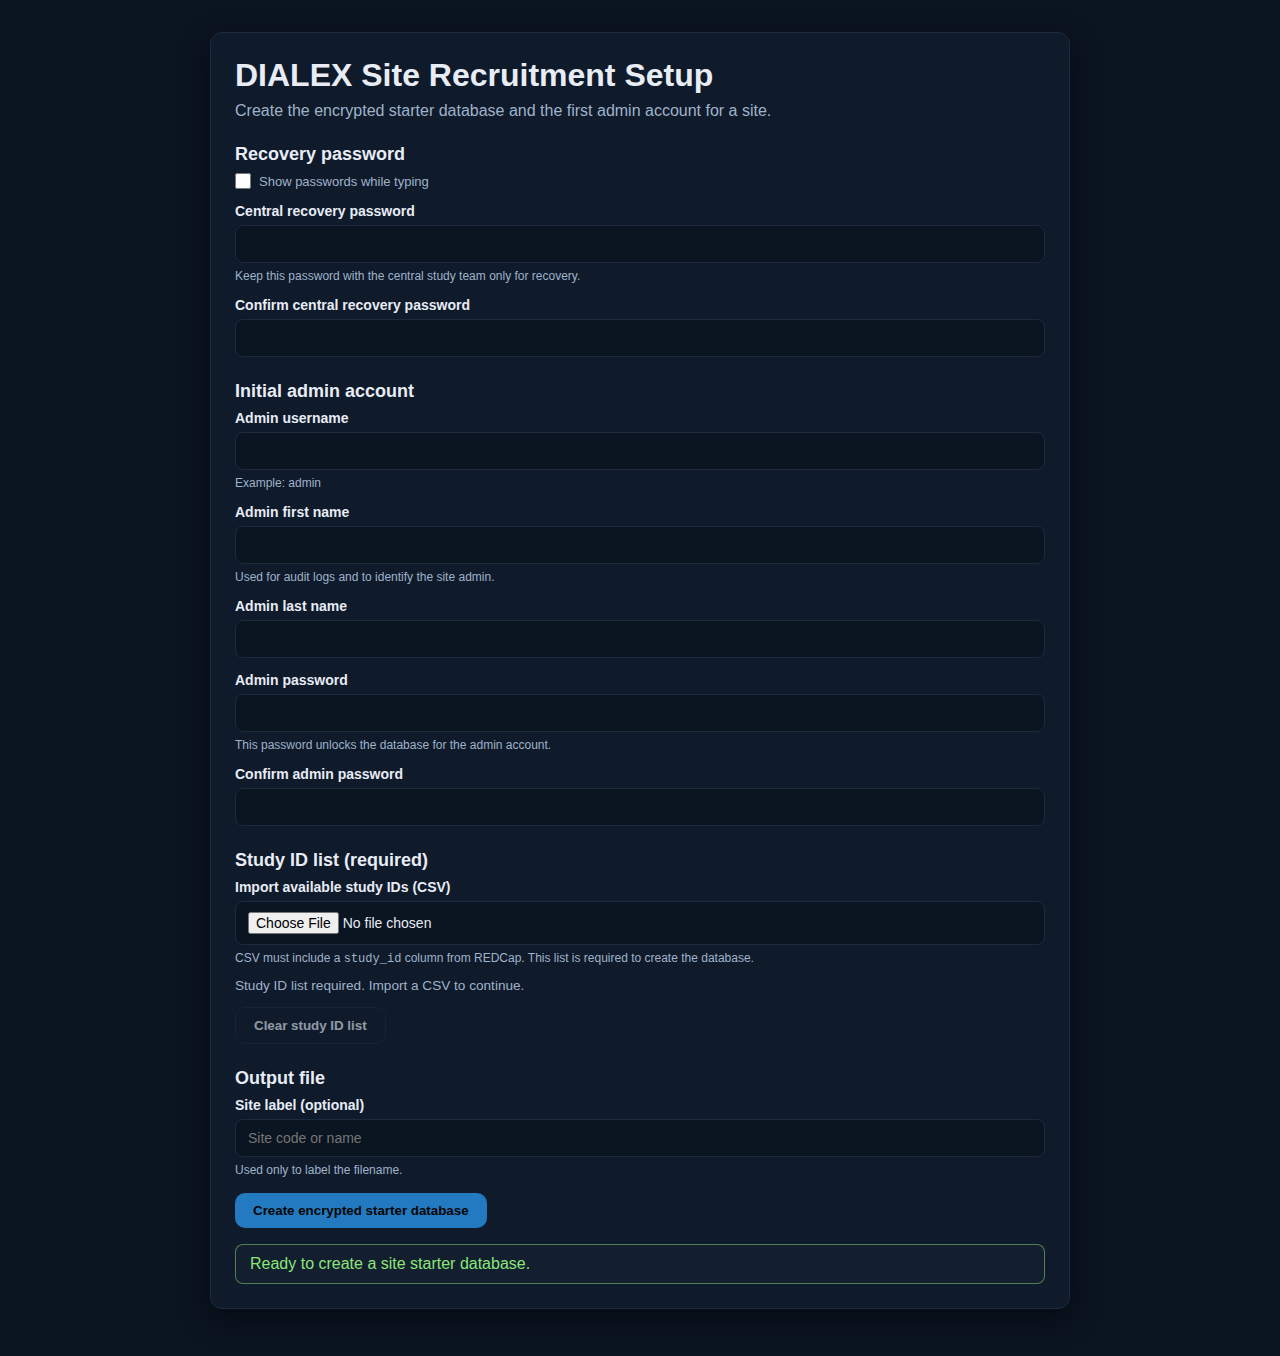
<file: DIALEX_Site_Recruitment_Setup/DIALEX_Site_Recruitment_Setup.html>
<!DOCTYPE html>
<html lang="en" data-theme="dark">
<head>
    <meta charset="UTF-8">
    <meta name="viewport" content="width=device-width, initial-scale=1.0">
    <title>DIALEX Site Recruitment Setup</title>
    <link rel="stylesheet" href="css/app-01.css">
    <script src="../DIALEX_Recruitment_Tracker/js/lib/sql.js"></script>
</head>
<body>
    <div class="container">
        <div class="card">
            <h1>DIALEX Site Recruitment Setup</h1>
            <p>Create the encrypted starter database and the first admin account for a site.</p>

            <form id="provision-form" novalidate>
                <h2>Recovery password</h2>
                <div class="password-toggle">
                    <input type="checkbox" id="toggle-passwords">
                    <label for="toggle-passwords">Show passwords while typing</label>
                </div>
                <div class="field">
                    <label for="central-password">Central recovery password</label>
                    <input type="password" id="central-password" autocomplete="new-password" required data-password-field>
                    <div class="help">Keep this password with the central study team only for recovery.</div>
                </div>
                <div class="field">
                    <label for="central-confirm">Confirm central recovery password</label>
                    <input type="password" id="central-confirm" autocomplete="new-password" required data-password-field>
                </div>

                <h2>Initial admin account</h2>
                <div class="field">
                    <label for="admin-username">Admin username</label>
                    <input type="text" id="admin-username" autocomplete="username" required>
                    <div class="help">Example: admin</div>
                </div>
                <div class="field">
                    <label for="admin-first-name">Admin first name</label>
                    <input type="text" id="admin-first-name" autocomplete="given-name" required>
                    <div class="help">Used for audit logs and to identify the site admin.</div>
                </div>
                <div class="field">
                    <label for="admin-last-name">Admin last name</label>
                    <input type="text" id="admin-last-name" autocomplete="family-name" required>
                </div>
                <div class="field">
                    <label for="admin-password">Admin password</label>
                    <input type="password" id="admin-password" autocomplete="new-password" required data-password-field>
                    <div class="help">This password unlocks the database for the admin account.</div>
                </div>
                <div class="field">
                    <label for="admin-confirm">Confirm admin password</label>
                    <input type="password" id="admin-confirm" autocomplete="new-password" required data-password-field>
                </div>

                <h2>Study ID list (required)</h2>
                <div class="field">
                    <label for="study-id-file">Import available study IDs (CSV)</label>
                    <input type="file" id="study-id-file" accept=".csv,text/csv" required aria-required="true">
                    <div class="help">CSV must include a <code>study_id</code> column from REDCap. This list is required to create the database.</div>
                    <div id="study-id-status" class="inline-status">Study ID list required. Import a CSV to continue.</div>
                    <div id="study-id-preview" class="inline-status hidden"></div>
                    <div class="inline-actions">
                        <button type="button" id="clear-study-ids" class="secondary" disabled>Clear study ID list</button>
                    </div>
                </div>

                <h2>Output file</h2>
                <div class="field">
                    <label for="site-label">Site label (optional)</label>
                    <input type="text" id="site-label" autocomplete="off" placeholder="Site code or name">
                    <div class="help">Used only to label the filename.</div>
                </div>

                <div class="actions">
                    <button type="submit" id="create-btn" disabled>Create encrypted starter database</button>
                </div>
            </form>
            <div id="status" class="status hidden"></div>
        </div>
    </div>

    <script src="js/app/app-01.js"></script>
</body>
</html>
</file>
<file: DIALEX_Recruitment_Tracker/styles.css>
:root {
    --radius: 12px;
    --shadow: 0 10px 30px rgba(0,0,0,0.45);
    --success: #8be67a;
    --warning: #ffd049;
    --danger: #ff6c5b;
    --ring: rgba(35, 122, 193, 0.25);
    --primary-btn-text: #050505;
}

[data-theme="dark"] {
    color-scheme: dark;
    --bg: #0b1421;
    --card: #0f1a2b;
    --text: #e7ecf5;
    --muted: #9fb3c9;
    --border: #1d2b3f;
    --brand: #237ac1;
    --brand-600: #1c639a;
    --brand-700: #13466d;
    --input-disabled: #1f2230;
    --table-header-bg: #15263a;
    --table-header-hover: #1b3048;
}

[data-theme="light"] {
    color-scheme: light;
    --bg: #f2f5f8;
    --card: #f9fbfd;
    --text: #091c2c;
    --muted: #3d5b75;
    --border: #d8eaf9;
    --brand: #237ac1;
    --brand-600: #1c639a;
    --brand-700: #13466d;
    --input-disabled: #dfe8f3;
    --table-header-bg: #d8eaf9;
    --table-header-hover: #c7def3;
}

* {
    box-sizing: border-box;
    margin: 0;
    padding: 0;
}

html { scroll-behavior: smooth; }

body {
    font-family: -apple-system, BlinkMacSystemFont, "Segoe UI", Roboto, Arial, sans-serif;
    line-height: 1.6;
    padding: 24px;
    background: var(--bg);
    color: var(--text);
    transition: background 0.3s ease, color 0.3s ease;
}

.container {
    max-width: 1400px;
    margin: 0 auto;
}

.header {
    background: var(--card);
    padding: 22px;
    border-radius: var(--radius);
    border: 1px solid var(--border);
    margin-bottom: 22px;
}
.meta-row {
    display: flex;
    flex-wrap: wrap;
    gap: 10px;
    align-items: center;
    margin-top: 10px;
}
.meta-pill {
    display: inline-flex;
    align-items: center;
    gap: 8px;
    padding: 6px 10px;
    border-radius: 10px;
    border: 1px solid var(--border);
    background: color-mix(in srgb, var(--card) 85%, var(--border) 15%);
    color: var(--muted);
    font-size: 15px;
    width: fit-content;
}
.owner-pill {
    color: var(--text);
}
.theme-toggle {
    cursor: pointer;
    background: var(--brand);
    color: var(--primary-btn-text);
    border-color: var(--brand-600);
    transition: background 0.2s ease, color 0.2s ease, border-color 0.2s ease;
}
.theme-toggle[aria-pressed="false"] {
    background: color-mix(in srgb, var(--card) 85%, var(--border) 15%);
    color: var(--text);
}
.theme-toggle:hover {
    background: var(--brand-600);
    color: var(--primary-btn-text);
}

#assessment-controls.header {
    position: sticky;
    top: 0;
    z-index: 30;
    background: var(--card);
    border: 1px solid var(--border);
}

.top-nav {
    display: flex;
    gap: 12px;
    margin-top: 10px;
    flex-wrap: wrap;
    position: sticky;
    top: 8px;
    z-index: 50;
    background: var(--card);
    border: 1px solid var(--border);
    border-radius: var(--radius);
    padding: 8px;
    -webkit-backdrop-filter: saturate(1.2) blur(6px);
    backdrop-filter: saturate(1.2) blur(6px);
}
.nav-pill {
    background: color-mix(in srgb, var(--border) 40%, var(--card));
    color: var(--text);
    border: 1px solid var(--border);
    border-radius: 12px;
    padding: 10px 16px;
    font-weight: 600;
    transition: background .2s ease, color .2s ease;
    box-shadow: none;
}
.nav-pill:hover { background: color-mix(in srgb, var(--brand) 15%, var(--card)); }
.nav-pill.primary { background: var(--brand); color: var(--primary-btn-text); border-color: var(--brand-600); }
.nav-pill.primary:hover { background: var(--brand-600); }

.database-controls, .import-controls, .header-controls {
    display: flex;
    gap: 15px;
    align-items: center;
    margin-top: 15px;
}

/* Control Panel Grid Layout */
.control-grid {
    display: grid;
    grid-template-columns: 1fr 1fr;
    gap: 16px;
    margin-top: 16px;
}
@media (max-width: 900px) {
    .control-grid {
        grid-template-columns: 1fr;
    }
}
.control-card {
    background: var(--card);
    border: 1px solid var(--border);
    border-radius: 12px;
    padding: 16px;
}
.card-header {
    font-size: 13px;
    font-weight: 700;
    color: var(--muted);
    text-transform: uppercase;
    letter-spacing: 0.5px;
    margin-bottom: 12px;
}
.action-group {
    display: flex;
    flex-wrap: wrap;
    gap: 10px;
    align-items: center;
}
.action-group + .action-group {
    margin-top: 12px;
    padding-top: 12px;
    border-top: 1px dashed var(--border);
}
.action-group-label {
    font-size: 12px;
    color: var(--muted);
    width: 100%;
    margin-bottom: 4px;
}

/* Status Bar */
.status-bar {
    display: flex;
    flex-wrap: wrap;
    gap: 12px;
    align-items: center;
    margin-top: 12px;
    padding: 10px 14px;
    background: color-mix(in srgb, var(--border) 30%, var(--bg));
    border-radius: 8px;
    font-size: 14px;
}
.status-bar .status-item {
    display: flex;
    align-items: center;
    gap: 6px;
    color: var(--text);
}
.status-bar .status-label {
    color: var(--muted);
}
.status-bar .status-value {
    font-weight: 600;
}
.status-bar .status-value.status-success {
    color: var(--success);
}
.status-bar .status-value.status-error {
    color: var(--danger);
}
.status-bar .status-divider {
    width: 1px;
    height: 16px;
    background: var(--border);
}

/* File input in control card */
.control-card .file-input {
    display: flex;
    flex-direction: column;
    gap: 6px;
}
.import-highlight {
    background: color-mix(in srgb, var(--brand) 10%, var(--card));
    border: 1px solid color-mix(in srgb, var(--brand) 35%, var(--border));
    border-radius: 12px;
    padding: 14px;
    width: 100%;
}
.import-highlight .import-title {
    display: flex;
    align-items: baseline;
    justify-content: space-between;
    gap: 12px;
    margin-bottom: 8px;
}
.import-highlight .import-preferred {
    font-size: 12px;
    font-weight: 700;
    letter-spacing: 0.4px;
    color: var(--brand);
    text-transform: uppercase;
    white-space: nowrap;
}
.import-file-row {
    display: flex;
    align-items: center;
    gap: 12px;
    flex-wrap: wrap;
}
.import-file-btn {
    padding: 10px 14px;
    border-radius: 10px;
    border: 1px solid color-mix(in srgb, var(--brand) 45%, var(--border));
    background: color-mix(in srgb, var(--brand) 18%, var(--card));
    color: var(--text);
    font-weight: 700;
    cursor: pointer;
}
.import-file-btn:hover:not(:disabled) {
    background: color-mix(in srgb, var(--brand) 26%, var(--card));
}
.import-file-btn:disabled {
    opacity: 0.55;
    cursor: not-allowed;
}
.import-file-name {
    color: var(--text);
    font-size: 15px;
    font-weight: 600;
    opacity: 0.9;
    min-width: 220px;
}
.import-file-name.disabled {
    opacity: 0.55;
    cursor: not-allowed;
}
.import-file-input {
    position: absolute;
    width: 1px;
    height: 1px;
    padding: 0;
    margin: -1px;
    overflow: hidden;
    clip: rect(0, 0, 0, 0);
    white-space: nowrap;
    border: 0;
}
.import-help {
    margin-top: 10px;
}
.control-card .file-input label {
    font-size: 16px;
    font-weight: 600;
    color: var(--text);
}
.control-card .file-input small {
    font-size: 14px;
    color: var(--muted);
    line-height: 1.4;
}
.manual-entry {
    width: 100%;
}
.manual-entry .manual-title {
    font-size: 14px;
    font-weight: 600;
    color: var(--muted);
    margin-bottom: 6px;
}
.manual-entry .manual-note {
    font-size: 13px;
    color: var(--muted);
    line-height: 1.35;
    margin-top: 6px;
}
.autosave-gate {
    display: flex;
    align-items: center;
    justify-content: space-between;
    gap: 12px;
    padding: 10px 14px;
    border-radius: 10px;
    border: 1px solid color-mix(in srgb, var(--brand) 55%, transparent);
    background: color-mix(in srgb, var(--brand) 18%, transparent);
    color: var(--brand);
    font-weight: 600;
    text-align: left;
}
.autosave-gate.hidden { display: none; }
.autosave-gate-text { flex: 1; }
.header-controls { flex-wrap: wrap; overflow-x: auto; padding-bottom: 6px; }
.filter-btn { display: flex; flex-direction: column; align-items: center; }
.filter-count { font-size: 15px; color: var(--muted); margin-top: 4px; }

/* Stage Pipeline - Visual progression of recruitment stages */
.stage-pipeline {
    display: flex;
    margin-top: 15px;
    border-radius: 10px;
    overflow: hidden;
    border: 1px solid var(--border);
    background: var(--card);
}
.stage-segment {
    flex: 1;
    display: flex;
    flex-direction: column;
    align-items: center;
    justify-content: center;
    padding: 16px 10px;
    background: var(--card);
    border-right: 1px solid var(--border);
    cursor: pointer;
    transition: background 0.2s ease, color 0.2s ease;
    position: relative;
    min-width: 0;
}
.stage-segment:last-child {
    border-right: none;
}
.stage-segment:hover {
    background: color-mix(in srgb, var(--brand) 10%, var(--card));
}
.stage-segment.active {
    background: var(--stage-color, var(--brand));
    color: #fff;
}
.stage-segment.active .stage-count {
    color: #fff;
    opacity: 0.9;
}
.stage-label {
    font-size: 17px;
    font-weight: 600;
    text-align: center;
    line-height: 1.3;
    margin-bottom: 6px;
}
.stage-count {
    font-size: 26px;
    font-weight: 700;
    color: var(--muted);
}
/* Chevron arrows between stages */
.stage-segment:not(:last-child)::after {
    content: '';
    position: absolute;
    right: -8px;
    top: 50%;
    transform: translateY(-50%);
    width: 0;
    height: 0;
    border-top: 10px solid transparent;
    border-bottom: 10px solid transparent;
    border-left: 8px solid var(--border);
    z-index: 1;
}
.stage-segment:not(:last-child)::before {
    content: '';
    position: absolute;
    right: -7px;
    top: 50%;
    transform: translateY(-50%);
    width: 0;
    height: 0;
    border-top: 9px solid transparent;
    border-bottom: 9px solid transparent;
    border-left: 7px solid var(--card);
    z-index: 2;
}
.stage-segment:hover::before {
    border-left-color: color-mix(in srgb, var(--brand) 10%, var(--card));
}
.stage-segment.active::before {
    border-left-color: var(--stage-color, var(--brand));
}
.stage-segment.active::after {
    border-left-color: var(--stage-color, var(--brand));
}

/* Stage colors - gradient from orange (start) to green (complete) */
.stage-pending { --stage-color: #e65100; }      /* Deep orange - start */
.stage-notify { --stage-color: #f57c00; }       /* Orange */
.stage-waiting { --stage-color: #ff9800; }      /* Amber */
.stage-final { --stage-color: #fb8c00; }        /* Orange - assess */
.stage-ready { --stage-color: #fdd835; }        /* Yellow - ready */
.stage-randomized-np { --stage-color: #c0ca33; } /* Yellow-green - not prescribed */
.stage-prescribed { --stage-color: #43a047; }   /* True green - complete! */

.stage-segment[class*="stage-"]:not(.active) {
    background: color-mix(in srgb, var(--stage-color) 12%, var(--card));
    border-color: color-mix(in srgb, var(--stage-color) 35%, var(--border));
}
.stage-segment[class*="stage-"]:not(.active) .stage-count {
    color: var(--stage-color);
}
.stage-segment[class*="stage-"]:not(.active):hover {
    background: color-mix(in srgb, var(--stage-color) 20%, var(--card));
}
.stage-segment[class*="stage-"]:not(.active)::after {
    border-left-color: color-mix(in srgb, var(--stage-color) 35%, var(--border));
}
.stage-segment[class*="stage-"]:not(.active)::before {
    border-left-color: color-mix(in srgb, var(--stage-color) 12%, var(--card));
}
.stage-segment[class*="stage-"]:not(.active):hover::before {
    border-left-color: color-mix(in srgb, var(--stage-color) 20%, var(--card));
}

/* Utility Filters - Non-flow filter buttons */
.utility-filters {
    display: flex;
    gap: 10px;
    align-items: center;
    margin-top: 12px;
    flex-wrap: wrap;
}
.utility-btn {
    display: flex;
    align-items: center;
    gap: 8px;
    padding: 10px 16px;
    background: var(--card);
    border: 1px solid var(--border);
    border-radius: 24px;
    font-size: 17px;
    font-weight: 500;
    color: var(--text);
    cursor: pointer;
    transition: background 0.2s ease, border-color 0.2s ease;
}
.utility-btn:hover {
    background: color-mix(in srgb, var(--brand) 8%, var(--card));
    border-color: color-mix(in srgb, var(--brand) 30%, var(--border));
}
.utility-btn.active {
    background: color-mix(in srgb, var(--brand) 15%, var(--card));
    border-color: var(--brand);
    color: var(--brand);
}
.utility-btn .utility-count {
    font-weight: 700;
    opacity: 0.7;
}
.utility-btn.active .utility-count {
    opacity: 1;
}
.utility-filters .save-btn {
    margin-left: auto;
}

.section-header {
    margin-top: 10px;
    margin-bottom: 5px;
    font-weight: bold;
    border-bottom: 1px solid var(--border);
    padding-bottom: 5px;
}

.status-indicator {
    color: var(--text);
    background: var(--card);
    border: 1px solid var(--border);
    padding: 8px 16px;
    border-radius: 8px;
}

.success-indicator,
.error-indicator {
    padding: 8px 16px;
    border-radius: 8px;
    border: 1px solid transparent;
}

.success-indicator {
    color: var(--success);
    background: color-mix(in srgb, var(--success) 12%, transparent);
    border-color: color-mix(in srgb, var(--success) 50%, transparent);
}

.error-indicator {
    color: var(--danger);
    background: color-mix(in srgb, var(--danger) 12%, transparent);
    border-color: color-mix(in srgb, var(--danger) 45%, transparent);
}

.hidden {
    display: none;
}

.table-container {
    background: var(--card);
    border-radius: 8px;
    border: 1px solid var(--border);
    overflow-x: auto;
    margin-bottom: 20px;
}

table {
    width: 100%;
    border-collapse: collapse;
    font-size: 15px;
}

th, td {
    padding: 12px 14px;
    text-align: left;
    border-bottom: 1px solid var(--border);
    vertical-align: top;
    color: var(--text);
}

th {
    background: var(--table-header-bg);
    position: sticky;
    top: 0;
    z-index: 10;
    font-weight: 600;
    cursor: pointer;
}

th:hover {
    background-color: var(--table-header-hover);
}

th.sorted-asc::after {
    content: " ↑";
    color: var(--brand);
}

th.sorted-desc::after {
    content: " ↓";
    color: var(--brand);
}

select, input[type="text"], input[type="date"], input[type="number"], button {
    padding: 6px 8px;
    border: 1px solid var(--border);
    border-radius: 4px;
    font-size: 15px;
    background: var(--card);
    color: var(--text);
}

select:disabled, input:disabled {
    background-color: var(--input-disabled);
    color: var(--text);
    cursor: not-allowed;
}

button {
    background: var(--brand);
    color: var(--primary-btn-text);
    border: 1px solid var(--brand-600);
    cursor: pointer;
    font-weight: 600;
    letter-spacing: 0.2px;
    padding: 10px 14px;
    border-radius: 12px;
    box-shadow: none;
    transition: background .2s ease, transform .2s ease;
}
button:focus-visible { outline: none; box-shadow: 0 0 0 3px var(--ring); }

button:disabled {
    background: color-mix(in srgb, var(--border) 70%, var(--card));
    color: var(--muted);
    cursor: not-allowed;
    opacity: 0.6;
}

button:hover:not(:disabled) { filter: brightness(0.98); transform: translateY(-1px); }
button:active:not(:disabled) { transform: translateY(0); }

button.secondary {
    background: color-mix(in srgb, var(--border) 65%, var(--card));
    border-color: var(--border);
    color: var(--text);
}

button.secondary:hover:not(:disabled) { filter: brightness(0.97); }

button.success {
    background: var(--success);
    border-color: color-mix(in srgb, var(--success) 65%, #0b0b0f);
    color: #041007;
}

button.success:hover:not(:disabled) { filter: brightness(0.97); }

button.danger {
    background: var(--danger);
    border-color: color-mix(in srgb, var(--danger) 65%, #0b0b0f);
    color: var(--primary-btn-text);
}

button.danger:hover:not(:disabled) { filter: brightness(0.97); }

button.small { padding: 6px 10px; font-size: 15px; box-shadow: none; border-radius: 8px; }

.file-input {
    display: flex;
    flex-direction: column;
    gap: 5px;
}

.file-input label {
    font-weight: 500;
    color: var(--text);
}

.file-input small {
    color: var(--muted);
    font-size: 15px;
}

small {
    font-size: 15px;
}

/* summary indicator removed */

/* Pre-screening results summary styling */
.stats-container {
    display: grid;
    grid-template-columns: repeat(auto-fit, minmax(200px, 1fr));
    gap: 12px;
    margin-top: 10px;
    margin-bottom: 10px;
}
.stat-card {
    background: var(--card);
    padding: 12px;
    border-radius: 8px;
    border: 1px solid var(--border);
    text-align: center;
}
.stat-card .stat-number {
    font-size: 18px;
    font-weight: 600;
    color: var(--brand);
}

/* Status badges */
.badge {
    display: inline-block;
    padding: 4px 8px;
    border-radius: 9999px;
    font-size: 15px;
    font-weight: 600;
    letter-spacing: 0.2px;
    border: 1px solid color-mix(in srgb, var(--border) 60%, transparent);
    -webkit-user-select: none;
    user-select: none;
}
.badge-eligible {
    color: var(--success);
    background: color-mix(in srgb, var(--success) 12%, transparent);
    border-color: color-mix(in srgb, var(--success) 45%, transparent);
}
.badge-ineligible {
    color: var(--danger);
    background: color-mix(in srgb, var(--danger) 12%, transparent);
    border-color: color-mix(in srgb, var(--danger) 45%, transparent);
}
.badge-pending {
    color: var(--warning);
    background: color-mix(in srgb, var(--warning) 12%, transparent);
    border-color: color-mix(in srgb, var(--warning) 45%, transparent);
}
.badge-notified,
.badge-ready {
    color: var(--brand-700);
    background: color-mix(in srgb, var(--brand) 14%, transparent);
    border-color: color-mix(in srgb, var(--brand) 45%, transparent);
}
.badge-randomized {
    color: color-mix(in srgb, var(--success) 80%, #0b0b0f);
    background: color-mix(in srgb, var(--success) 16%, transparent);
    border-color: color-mix(in srgb, var(--success) 50%, transparent);
}

/* Toast notifications */
.toast-container {
    position: fixed;
    top: 14px;
    right: 14px;
    z-index: 9999;
    display: flex;
    flex-direction: column;
    gap: 10px;
}
.toast {
    min-width: 260px;
    max-width: 420px;
    background: var(--card);
    color: var(--text);
    border: 1px solid var(--border);
    box-shadow: none;
    border-radius: 10px;
    padding: 10px 12px;
    display: flex;
    align-items: center;
    gap: 10px;
    animation: fadeIn .25s ease;
}
.toast.success { border-color: color-mix(in srgb, var(--success) 45%, transparent); }
.toast.error { border-color: color-mix(in srgb, var(--danger) 45%, transparent); }
.toast.status { border-color: var(--border); }

/* Tabs for pre-screen results */
.tabs { display: flex; gap: 8px; margin-top: 8px; }
.tab-btn {
    background: color-mix(in srgb, var(--border) 45%, var(--card));
    color: var(--text);
    border: 1px solid var(--border);
    border-radius: 999px;
    padding: 8px 14px;
    cursor: pointer;
    transition: all .2s ease;
}
.tab-btn:hover { background: color-mix(in srgb, var(--brand) 12%, var(--card)); }
.tab-btn.active { background: var(--brand); color: var(--primary-btn-text); border-color: var(--brand-600); }
.tab-panel { display: none; margin-top: 10px; }
.tab-panel.active { display: block; animation: fadeIn .25s ease; }

@keyframes fadeIn { from { opacity: 0; transform: translateY(4px);} to { opacity: 1; transform: translateY(0);} }

/* Dark table container and compact density */
.table-container { background: var(--card); border: 1px solid var(--border); }
body.compact th, body.compact td { padding: 8px 10px; }
tr:hover { background: color-mix(in srgb, var(--border) 25%, transparent); }
.row-highlight td {
    animation: rowFlash 1.6s ease-out;
}
@keyframes rowFlash {
    0% { background-color: color-mix(in srgb, var(--brand) 32%, var(--card)); }
    100% { background-color: transparent; }
}
.field-highlight {
    animation: fieldPulse 1.6s ease-out;
}
.field-highlight .table-input,
.field-highlight .copy-btn,
.field-highlight .copy-btn-mini,
.field-highlight button {
    border-color: var(--brand);
    box-shadow: 0 0 0 2px color-mix(in srgb, var(--brand) 45%, transparent);
}
@keyframes fieldPulse {
    0% { box-shadow: 0 0 0 0 color-mix(in srgb, var(--brand) 35%, transparent); }
    100% { box-shadow: 0 0 0 14px transparent; }
}

/* Utility classes */
.mt-8 { margin-top: 8px; }
.mt-12 { margin-top: 12px; }
.mb-15 { margin-bottom: 15px; }
.ml-10 { margin-left: 10px; }
.grid-2 { display: grid; grid-template-columns: 1fr 1fr; gap: 15px; }
.modal-footer { margin-top: 20px; text-align: right; border-top: 1px solid var(--border); padding-top: 15px; }

/* Inputs sizing */
#search-input { min-width: 250px; }
#notes { width: 100%; resize: vertical; }

/* Status row colors */
.eligible-row {
    background-color: color-mix(in srgb, var(--success) 14%, var(--bg));
}

.ineligible-row {
    background-color: color-mix(in srgb, var(--danger) 14%, var(--bg));
}

.pending-row {
    background-color: color-mix(in srgb, var(--warning) 12%, var(--bg));
}

.missing-row {
    background-color: color-mix(in srgb, var(--border) 32%, var(--bg));
}

.notified-row {
    background-color: color-mix(in srgb, var(--brand) 12%, var(--bg));
}

.enrolled-row {
    background-color: color-mix(in srgb, var(--success) 18%, var(--bg));
}

/* Darker highlight for pre-screen ineligible (import-determined) */
.prescreen-ineligible-row {
    background-color: color-mix(in srgb, var(--warning) 25%, var(--bg));
}

.checkbox-group {
    display: flex;
    flex-direction: column;
    gap: 8px;
}

.checkbox-item {
    display: flex;
    align-items: flex-start;
    gap: 8px;
    font-size: 15px;
}

.checkbox-item input[type="checkbox"] {
    margin: 2px 0 0 0;
    padding: 0;
    flex-shrink: 0;
    accent-color: var(--brand);
}

.checkbox-item label {
    margin-bottom: 0;
    font-weight: normal;
}

.inline-criteria-list {
    margin-left: 24px;
    margin-top: 6px;
    display: grid;
    gap: 3px;
    font-size: 15px;
    color: var(--muted);
}

.inline-criteria-list .checkbox-item {
    font-size: 15px;
    margin: 0;
}

.inline-criteria-list .checkbox-item label {
    line-height: 1.3;
}

.instructions {
    background: var(--card);
    color: var(--text);
    border: 1px solid var(--border);
    border-radius: 8px;
    margin-bottom: 20px;
    overflow: hidden;
}

.instructions-header {
    padding: 14px 20px;
    background: var(--table-header-bg);
    border-bottom: 1px solid var(--border);
    font-weight: 700;
    font-size: 16px;
    letter-spacing: 0.3px;
    display: flex;
    justify-content: space-between;
    align-items: center;
    cursor: pointer;
    -webkit-user-select: none;
    user-select: none;
    color: var(--brand);
    transition: background 0.2s ease;
}

.instructions-header:hover {
    background: var(--table-header-hover);
}

.instructions-header span:first-child {
    display: flex;
    align-items: center;
    gap: 10px;
}

.instructions-header span:first-child::before {
    content: "ℹ️";
    font-size: 18px;
}

.instructions-content {
    padding: 20px;
    display: none;
    background: var(--card);
}

.instructions-content.open { display: block; }

.instructions-content ol {
    padding-left: 0;
    list-style: none;
    display: flex;
    flex-direction: column;
    gap: 12px;
}

.instructions-content li {
    background: color-mix(in srgb, var(--bg) 50%, var(--card));
    border: 1px solid var(--border);
    border-radius: 10px;
    padding: 14px 18px;
    margin-bottom: 0;
    display: flex;
    gap: 16px;
    align-items: flex-start;
    transition: border-color 0.2s ease, transform 0.2s ease;
}

.instructions-content li:hover {
    border-color: var(--brand);
    transform: translateX(4px);
}

.step-badge {
    flex-shrink: 0;
    width: 28px;
    height: 28px;
    background: var(--brand);
    color: var(--primary-btn-text);
    border-radius: 50%;
    display: flex;
    align-items: center;
    justify-content: center;
    font-weight: 700;
    font-size: 13px;
    margin-top: 2px;
}

.step-content {
    flex-grow: 1;
    font-size: 15px;
    line-height: 1.55;
}

.step-content strong {
    color: var(--brand);
    font-weight: 600;
}

.step-content code {
    background: var(--table-header-bg);
    padding: 2px 5px;
    border-radius: 4px;
    font-family: inherit;
    font-size: 0.95em;
    border: 1px solid var(--border);
}

.patient-modal {
    display: none;
    position: fixed;
    z-index: 1000;
    left: 0;
    top: 0;
    width: 100%;
    height: 100%;
    background-color: rgba(0,0,0,0.5);
    align-items: flex-start;
    justify-content: center;
    padding: 40px 16px;
}

.patient-modal.active {
    display: flex;
}

/* Ensure nested/secondary dialogs appear above primary modals (e.g., reset password from user management). */
#password-modal { z-index: 1200; }
#login-modal { z-index: 1200; }
#admin-setup-modal { z-index: 1200; }
#import-backup-modal { z-index: 1200; }

.modal-content {
    background: var(--card);
    color: var(--text);
    border: 1px solid var(--border);
    margin: 5% auto;
    padding: 20px;
    border-radius: 12px;
    width: 80%;
    max-width: 800px;
    max-height: 80vh;
    overflow-y: auto;
}

.modal-content.modal-narrow {
    max-width: 420px;
    width: min(420px, 100%);
}

.modal-header {
    display: flex;
    justify-content: space-between;
    align-items: center;
    margin-bottom: 20px;
    border-bottom: 1px solid var(--border);
    padding-bottom: 10px;
}

.close {
    color: var(--muted);
    font-size: 28px;
    font-weight: bold;
    cursor: pointer;
}

.close:hover {
    color: var(--text);
}

.modal-body {
    margin-top: 10px;
}

.modal-body form {
    display: flex;
    flex-direction: column;
    gap: 14px;
}

.modal-body label {
    font-size: 15px;
    letter-spacing: 0.05em;
    text-transform: uppercase;
    color: var(--muted);
}

.modal-input {
    width: 100%;
    margin-top: 6px;
    padding: 10px 12px;
    border: 1px solid var(--border);
    border-radius: 8px;
    background: var(--bg);
    color: var(--text);
    font-size: 15px;
}

.modal-input:focus {
    outline: none;
    border-color: var(--brand);
    box-shadow: 0 0 0 2px color-mix(in srgb, var(--brand) 25%, transparent);
}

.modal-message {
    margin: 0 0 10px 0;
    color: var(--muted);
    font-size: 15px;
}

.modal-message.hidden {
    display: none;
}

.form-error {
    color: var(--danger);
    font-size: 15px;
    margin: -8px 0 0 0;
}

.form-error.hidden {
    display: none;
}

.modal-footer {
    display: flex;
    justify-content: flex-end;
    gap: 10px;
    flex-wrap: wrap;
}

.user-table {
    width: 100%;
    border-collapse: collapse;
    margin: 12px 0;
}

.user-table th,
.user-table td {
    text-align: left;
    padding: 8px 10px;
    border-bottom: 1px solid var(--border);
    font-size: 15px;
}

.user-table th {
    text-transform: uppercase;
    letter-spacing: 0.5px;
    font-size: 15px;
    color: var(--muted);
    font-weight: 600;
}

.user-table td button {
    margin-right: 6px;
    margin-top: 4px;
}

.user-form {
    border-top: 1px solid var(--border);
    padding-top: 12px;
}

.user-form h3 {
    margin: 0 0 8px 0;
}

.criteria-section {
    margin-bottom: 20px;
}

.criteria-section h4 {
    margin-bottom: 10px;
    color: var(--brand);
}

textarea {
    padding: 8px 12px;
    border: 1px solid var(--border);
    border-radius: 4px;
    font-size: 15px;
    font-family: inherit;
    background: var(--card);
    color: var(--text);
}

textarea:disabled {
    background-color: var(--input-disabled);
    cursor: not-allowed;
}

label {
    display: block;
    margin-bottom: 4px;
    font-weight: 500;
    color: var(--text);
}

.search-container {
    display: flex;
    align-items: center;
    gap: 10px;
}
.unit-filter-bar {
    display: flex;
    align-items: center;
    gap: 8px;
    flex-wrap: wrap;
    margin-bottom: 8px;
}
.unit-filter-label {
    font-size: 12px;
    text-transform: uppercase;
    letter-spacing: 0.5px;
    color: var(--muted);
    font-weight: 700;
}
.unit-filter-summary {
    font-weight: 600;
}
.unit-filter-list {
    display: flex;
    flex-direction: column;
    gap: 8px;
    max-height: 260px;
    overflow-y: auto;
    border: 1px solid var(--border);
    border-radius: 8px;
    padding: 10px;
    background: var(--table-header-bg);
}
.unit-filter-option {
    display: flex;
    align-items: flex-start;
    gap: 8px;
}
.unit-filter-option input {
    margin-top: 3px;
}
.copy-field {
    display: flex;
    align-items: center;
    gap: 8px;
    flex-wrap: wrap;
}
.inline-field-row {
    display: flex;
    align-items: center;
    gap: 8px;
    flex-wrap: nowrap;
}
.inline-field-row .patient-sub {
    margin: 0;
    min-width: 96px;
}
.inline-field-row.tight {
    gap: 6px;
}
.copy-btn {
    padding: 2px 8px;
    font-size: 15px;
    border-radius: 999px;
    border: 1px solid color-mix(in srgb, var(--brand) 30%, var(--border));
    background: color-mix(in srgb, var(--brand) 22%, var(--card));
    color: var(--text);
    cursor: pointer;
    box-shadow: none;
}
.copy-btn:hover {
    background: color-mix(in srgb, var(--brand) 32%, var(--card));
}
.copy-btn:disabled {
    opacity: 0.6;
    cursor: not-allowed;
}
.copy-btn-stacked {
    padding: 2px 6px;
    font-size: 15px;
    border-radius: 4px;
    border: 1px solid color-mix(in srgb, var(--brand) 30%, var(--border));
    background: color-mix(in srgb, var(--brand) 22%, var(--card));
    color: var(--text);
    cursor: pointer;
    box-shadow: none;
    display: flex;
    flex-direction: column;
    align-items: center;
    line-height: 1.2;
    min-width: 45px;
}
.copy-btn-stacked:hover {
    background: color-mix(in srgb, var(--brand) 32%, var(--card));
}
.copy-btn-stacked:disabled {
    opacity: 0.6;
    cursor: not-allowed;
}
.inline-date {
    width: 150px;
    min-width: 140px;
}
.inline-select {
    min-width: 190px;
}

#search-input {
    padding: 8px 12px;
    border: 1px solid var(--border);
    border-radius: 4px;
    font-size: 15px;
    background: var(--card);
    color: var(--text);
}

.validation-warning {
    background-color: color-mix(in srgb, var(--warning) 18%, var(--bg));
    border: 1px solid color-mix(in srgb, var(--warning) 45%, transparent);
    padding: 10px;
    border-radius: 4px;
    margin: 10px 0;
    color: color-mix(in srgb, var(--warning) 60%, #2d1b01);
}

/* Status stepper */
.status-stepper { display: flex; gap: 8px; flex-wrap: wrap; }
.status-stepper .step {
    background: color-mix(in srgb, var(--border) 45%, var(--card));
    color: var(--text);
    border: 1px solid var(--border);
    border-radius: 999px;
    padding: 6px 10px;
    font-size: 15px;
    cursor: pointer;
}
.status-stepper .step.alt {
    background: color-mix(in srgb, var(--danger) 10%, var(--card));
    border-color: color-mix(in srgb, var(--danger) 40%, var(--border));
}
.status-stepper .step.active {
    background: var(--brand);
    border-color: var(--brand-600);
    color: var(--primary-btn-text);
}
.status-stepper .step.disabled { opacity: .5; cursor: not-allowed; }

.status-subtext {
    font-size: 15px;
    color: var(--muted);
    margin-top: 4px;
}

.criteria-reference-card {
    background: var(--card);
    border: 1px solid var(--border);
    border-radius: var(--radius);
    margin-bottom: 20px;
    overflow: hidden;
}
.criteria-header {
    padding: 12px 16px;
    background: var(--table-header-bg);
    border-bottom: 1px solid var(--border);
    font-weight: 600;
    display: flex;
    justify-content: space-between;
    align-items: center;
    cursor: pointer;
    -webkit-user-select: none;
    user-select: none;
}
.criteria-content {
    padding: 16px;
    display: none;
    background: var(--card);
}
.criteria-content.open { display: block; }
.criteria-grid {
    display: grid;
    grid-template-columns: 1fr 1fr;
    gap: 20px;
}
.criteria-list { padding-left: 20px; font-size: 15px; color: var(--text); }
.criteria-list li { margin-bottom: 6px; }

/* Compact Inputs in Table */
.table-input {
    width: 100%;
    min-width: 100px;
    padding: 4px 8px;
    border: 1px solid var(--border);
    border-radius: 4px;
    font-size: 15px;
    background: var(--card);
    color: var(--text);
}
.table-input:disabled {
    color: var(--text);
}
.patient-name-input {
    font-size: 15px;
    font-weight: 600;
}
.patient-name-input::placeholder {
    color: var(--muted);
    font-weight: 400;
}

.record-warning {
    margin-top: 12px;
    padding: 10px 14px;
    border-radius: 10px;
    border: 1px solid color-mix(in srgb, var(--danger) 55%, transparent);
    background: color-mix(in srgb, var(--danger) 18%, transparent);
    color: var(--danger);
    font-weight: 600;
    text-align: center;
}
.record-warning.success {
    border-color: color-mix(in srgb, var(--success) 55%, transparent);
    background: color-mix(in srgb, var(--success) 18%, transparent);
    color: var(--success);
}
.record-warning.status {
    border-color: color-mix(in srgb, var(--brand) 55%, transparent);
    background: color-mix(in srgb, var(--brand) 18%, transparent);
    color: var(--brand);
}
.record-warning.hidden { display: none; }
.table-date { width: 130px; }
.table-date::placeholder { color: var(--muted); }
.master-check-label {
    display: flex;
    align-items: center;
    gap: 6px;
    font-size: 15px;
    cursor: pointer;
}
.patient-info-compact {
    display: flex;
    flex-direction: column;
    gap: 0px;
}
.patient-field {
    margin-top: 4px;
}
.patient-field:first-child {
    margin-top: 0;
}
.patient-field label {
    font-size: 15px;
    letter-spacing: 0.3px;
    color: var(--muted);
    text-transform: uppercase;
    display: flex;
    justify-content: space-between;
    align-items: center;
    margin-bottom: 2px;
}
.patient-field .input-row {
    margin-top: 0px;
    display: flex;
    align-items: center;
    gap: 8px;
}
.patient-field input,
.patient-field select {
    flex: 1;
}
.patient-field .copy-btn {
    margin-left: 0;
}
.patient-name-age-row {
    display: flex;
    gap: 10px;
    margin-top: 0px;
}
.patient-name-age-row .patient-field:first-child {
    flex: 1;
    margin-top: 0;
}
.patient-name-age-row .patient-field:last-child {
    width: 90px;
    flex-shrink: 0;
    margin-top: 0;
}
.patient-mrn-hcn-row {
    display: flex;
    gap: 6px;
    margin-top: 4px;
    align-items: flex-end;
}
.patient-mrn-hcn-row .patient-field {
    margin-top: 0;
}
.patient-mrn-hcn-row .patient-field .input-row {
    gap: 4px;
}
.patient-mrn-hcn-row .mrn-field {
    width: 140px;
    flex-shrink: 0;
}
.patient-mrn-hcn-row .hcn-field {
    width: 160px;
    flex-shrink: 0;
}
.patient-mrn-hcn-row .province-field {
    width: 90px;
    flex-shrink: 0;
}
.patient-meta-grid {
    display: grid;
    grid-template-columns: repeat(auto-fit, minmax(180px, 1fr));
    gap: 10px;
    margin-top: 4px;
}
.patient-row-collapsed td {
    padding: 8px 12px !important;
}
.patient-row-expanded {
    background: color-mix(in srgb, var(--brand) 5%, var(--card));
}
.expand-indicator {
    width: 24px;
    height: 24px;
    display: flex;
    align-items: center;
    justify-content: center;
    cursor: pointer;
    border-radius: 4px;
    transition: all 0.2s ease;
    flex-shrink: 0;
}
.expand-indicator:hover {
    background: color-mix(in srgb, var(--brand) 15%, var(--card));
}
.expand-indicator svg {
    width: 16px;
    height: 16px;
    transition: transform 0.2s ease;
}
.expand-indicator.expanded svg {
    transform: rotate(90deg);
}
.expand-indicator.right {
    margin-left: auto;
}
.expand-indicator.right svg {
    transform: rotate(180deg);
}
.expand-indicator.right.expanded svg {
    transform: rotate(90deg);
}
.patient-collapsed-summary {
    display: flex;
    align-items: center;
    gap: 16px;
    flex-wrap: nowrap;
}
.patient-collapsed-summary .compact-field {
    display: flex;
    flex-direction: column;
    gap: 2px;
}
.patient-collapsed-summary .compact-field label {
    font-size: 15px;
    letter-spacing: 0.3px;
    color: var(--muted);
    text-transform: uppercase;
}
.patient-collapsed-summary .compact-field input,
.patient-collapsed-summary .compact-field select {
    font-size: 15px;
    padding: 4px 6px;
}
.patient-collapsed-summary .compact-name {
    width: 230px;
    flex-shrink: 0;
}
.patient-collapsed-summary .compact-age {
    width: 45px;
    flex-shrink: 0;
}
.patient-collapsed-summary .compact-dob {
    width: 120px;
    flex-shrink: 0;
}
.patient-collapsed-summary .compact-dob input {
    width: 120px;
    min-width: 0;
    box-sizing: border-box;
}
.patient-collapsed-summary .compact-age input {
    max-width: 45px;
    min-width: 0;
    width: 45px;
    box-sizing: border-box;
    appearance: textfield;
    -moz-appearance: textfield;
}
.patient-collapsed-summary .compact-age input::-webkit-inner-spin-button,
.patient-collapsed-summary .compact-age input::-webkit-outer-spin-button {
    -webkit-appearance: none;
    margin: 0;
}
.patient-collapsed-summary .compact-mrn {
    width: 150px;
    flex-shrink: 0;
}
.patient-collapsed-summary .compact-hcn {
    width: 160px;
    flex-shrink: 0;
}
.patient-collapsed-summary .compact-province {
    width: 90px;
    flex-shrink: 0;
}
.patient-collapsed-summary .compact-dialysis {
    width: 200px;
    flex-shrink: 0;
}
.patient-collapsed-summary .compact-start {
    width: 140px;
    flex-shrink: 0;
}
.patient-collapsed-summary .compact-field .input-with-copy {
    display: flex;
    gap: 3px;
    align-items: center;
}
.patient-collapsed-summary .copy-btn-mini {
    padding: 3px 6px;
    font-size: 15px;
    border-radius: 3px;
    border: 1px solid color-mix(in srgb, var(--brand) 30%, var(--border));
    background: color-mix(in srgb, var(--brand) 22%, var(--card));
    color: var(--text);
    cursor: pointer;
    white-space: nowrap;
}
.patient-collapsed-summary .copy-btn-mini:hover {
    background: color-mix(in srgb, var(--brand) 32%, var(--card));
}
.patient-collapsed-summary .copy-btn-mini:disabled {
    opacity: 0.6;
    cursor: not-allowed;
}
.status-badge {
    padding: 4px 8px;
    border-radius: 4px;
    font-size: 15px;
    font-weight: 600;
    white-space: nowrap;
    text-transform: uppercase;
    letter-spacing: 0.3px;
}
.status-badge.status-missing {
    background: #ff6b6b22;
    color: #ff6b6b;
    border: 1px solid #ff6b6b44;
}
.status-badge.status-pending {
    background: #e6510022;
    color: #e65100;
    border: 1px solid #e6510044;
}
.status-badge.status-ready-notify {
    background: #f57c0022;
    color: #f57c00;
    border: 1px solid #f57c0044;
}
.status-badge.status-waiting {
    background: #ff980022;
    color: #ff9800;
    border: 1px solid #ff980044;
}
.status-badge.status-final-eligibility {
    background: #fb8c0022;
    color: #fb8c00;
    border: 1px solid #fb8c0044;
}
.status-badge.status-ready-randomize {
    background: #fdd83522;
    color: #fdd835;
    border: 1px solid #fdd83544;
}
.status-badge.status-randomized-np {
    background: #c0ca3322;
    color: #c0ca33;
    border: 1px solid #c0ca3344;
}
.status-badge.status-randomized-rx {
    background: #43a04722;
    color: #43a047;
    border: 1px solid #43a04744;
}
.status-badge.status-ineligible {
    background: #f4433622;
    color: #f44336;
    border: 1px solid #f4433644;
}
.status-badge.status-opted-out {
    background: #9e9e9e22;
    color: #9e9e9e;
    border: 1px solid #9e9e9e44;
}
.patient-expanded-details {
    padding: 12px;
}
.patient-expanded-details td {
    padding: 0 !important;
}
.patient-expanded-grid {
    display: grid;
    grid-template-columns: 1.3fr 1.3fr 1.2fr 0.6fr;
    gap: 24px;
    padding: 4px 8px;
}
.date-field {
    display: flex;
    flex-direction: column;
    gap: 2px;
}
.date-field-header {
    display: flex;
    justify-content: flex-start;
    align-items: center;
    gap: 8px;
}
.date-field-header label {
    margin: 0;
}
.date-input-row {
    display: flex;
    align-items: center;
    gap: 8px;
    flex-wrap: nowrap;
}
.date-display {
    font-size: 15px;
    letter-spacing: 0.2px;
    color: var(--muted);
    text-transform: uppercase;
}
.date-display.has-value {
    color: var(--brand);
    font-weight: 600;
}
.patient-sub { font-size: 15px; color: var(--muted); }
.font-medium { font-weight: 500; }
.text-sm { font-size: 15px; }

/* Section labels for expanded patient view */
.section-label {
    font-size: 11px;
    font-weight: 700;
    color: var(--muted);
    text-transform: uppercase;
    letter-spacing: 0.5px;
    margin-bottom: 8px;
    padding-bottom: 4px;
    border-bottom: 1px solid var(--border);
}

/* Lock section visual separator */
.lock-section {
    margin-top: 10px;
    padding-top: 10px;
    border-top: 1px dashed var(--border);
}

.record-actions {
    margin-top: 10px;
    padding-top: 10px;
    border-top: 1px dashed var(--border);
    display: flex;
    flex-direction: column;
    gap: 6px;
}

/* Locked record indicator styling */
.locked-indicator {
    color: var(--warning) !important;
    font-weight: 600;
}

/* Validation status colors for master checkboxes */
.check-success { color: var(--success); }
.check-danger { color: var(--danger); }
</file>
<file: DIALEX_Recruitment_Tracker/css/app-01.css>
:root {
    --radius: 12px;
    --shadow: 0 10px 30px rgba(0,0,0,0.45);
    --success: #8be67a;
    --warning: #ffd049;
    --danger: #ff6c5b;
    --ring: rgba(35, 122, 193, 0.25);
    --primary-btn-text: #050505;
}

[data-theme="dark"] {
    color-scheme: dark;
    --bg: #0b1421;
    --card: #0f1a2b;
    --text: #e7ecf5;
    --muted: #9fb3c9;
    --border: #1d2b3f;
    --brand: #237ac1;
    --brand-600: #1c639a;
    --brand-700: #13466d;
    --input-disabled: #1f2230;
    --table-header-bg: #15263a;
    --table-header-hover: #1b3048;
}

[data-theme="light"] {
    color-scheme: light;
    --bg: #f2f5f8;
    --card: #f9fbfd;
    --text: #091c2c;
    --muted: #3d5b75;
    --border: #d8eaf9;
    --brand: #237ac1;
    --brand-600: #1c639a;
    --brand-700: #13466d;
    --input-disabled: #dfe8f3;
    --table-header-bg: #d8eaf9;
    --table-header-hover: #c7def3;
}

* {
    box-sizing: border-box;
    margin: 0;
    padding: 0;
}

html { scroll-behavior: smooth; }

body {
    font-family: -apple-system, BlinkMacSystemFont, "Segoe UI", Roboto, Arial, sans-serif;
    line-height: 1.6;
    padding: 24px;
    background: var(--bg);
    color: var(--text);
    transition: background 0.3s ease, color 0.3s ease;
}

body.browser-warning-active {
    overflow: hidden;
}

.browser-warning {
    position: fixed;
    inset: 0;
    display: flex;
    justify-content: center;
    align-items: center;
    background: rgba(5, 5, 5, 0.85);
    z-index: 9999;
    padding: 1.5rem;
    color: #fff;
    text-align: center;
}

.browser-warning.hidden {
    display: none;
}

.browser-warning-card {
    background: var(--card);
    border-radius: var(--radius);
    padding: 2rem;
    width: min(420px, 100%);
    box-shadow: var(--shadow);
    border: 1px solid rgba(255, 255, 255, 0.25);
    font-weight: 500;
}

.browser-warning-card h2 {
    margin-top: 0;
    margin-bottom: 0.75rem;
    font-size: 1.5rem;
}

.browser-warning-card ul {
    text-align: left;
    padding-left: 1.25rem;
    margin: 0.5rem 0 0;
}

.browser-warning-card li {
    margin-bottom: 0.35rem;
}

body.browser-warning-active .container,
body.browser-warning-active footer {
    filter: blur(0.35rem);
    pointer-events: none;
    user-select: none;
    opacity: 0.65;
}

.container {
    max-width: 1400px;
    margin: 0 auto;
}

.header {
    background: var(--card);
    padding: 22px;
    border-radius: var(--radius);
    border: 1px solid var(--border);
    margin-bottom: 22px;
}
.meta-row {
    display: flex;
    flex-wrap: wrap;
    gap: 10px;
    align-items: center;
    margin-top: 10px;
}
.meta-pill {
    display: inline-flex;
    align-items: center;
    gap: 8px;
    padding: 6px 10px;
    border-radius: 10px;
    border: 1px solid var(--border);
    background: color-mix(in srgb, var(--card) 85%, var(--border) 15%);
    color: var(--muted);
    font-size: 15px;
    width: fit-content;
}
.owner-pill {
    color: var(--text);
}
.theme-toggle {
    cursor: pointer;
    background: var(--brand);
    color: var(--primary-btn-text);
    border-color: var(--brand-600);
    transition: background 0.2s ease, color 0.2s ease, border-color 0.2s ease;
}
.theme-toggle[aria-pressed="false"] {
    background: color-mix(in srgb, var(--card) 85%, var(--border) 15%);
    color: var(--text);
}
.theme-toggle:hover {
    background: var(--brand-600);
    color: var(--primary-btn-text);
}

#assessment-controls.header {
    position: sticky;
    top: 0;
    z-index: 30;
    background: var(--card);
    border: 1px solid var(--border);
}

.top-nav {
    display: flex;
    gap: 12px;
    margin-top: 10px;
    flex-wrap: wrap;
    position: sticky;
    top: 8px;
    z-index: 50;
    background: var(--card);
    border: 1px solid var(--border);
    border-radius: var(--radius);
    padding: 8px;
    -webkit-backdrop-filter: saturate(1.2) blur(6px);
    backdrop-filter: saturate(1.2) blur(6px);
}
.nav-pill {
    background: color-mix(in srgb, var(--border) 40%, var(--card));
    color: var(--text);
    border: 1px solid var(--border);
    border-radius: 12px;
    padding: 10px 16px;
    font-weight: 600;
    transition: background .2s ease, color .2s ease;
    box-shadow: none;
}
.nav-pill:hover { background: color-mix(in srgb, var(--brand) 15%, var(--card)); }
.nav-pill.primary { background: var(--brand); color: var(--primary-btn-text); border-color: var(--brand-600); }
.nav-pill.primary:hover { background: var(--brand-600); }

.database-controls, .import-controls, .header-controls {
    display: flex;
    gap: 15px;
    align-items: center;
    margin-top: 15px;
}

/* Control Panel Grid Layout */
.control-grid {
    display: grid;
    grid-template-columns: repeat(auto-fit, minmax(320px, 1fr));
    gap: 16px;
    margin-top: 16px;
}
@media (max-width: 900px) {
    .control-grid {
        grid-template-columns: 1fr;
    }
}
.control-card {
    background: var(--card);
    border: 1px solid var(--border);
    border-radius: 12px;
    padding: 16px;
}
.card-header {
    font-size: 13px;
    font-weight: 700;
    color: var(--muted);
    text-transform: uppercase;
    letter-spacing: 0.5px;
    margin-bottom: 12px;
}
.action-group {
    display: flex;
    flex-wrap: wrap;
    gap: 10px;
    align-items: center;
}
.action-group + .action-group {
    margin-top: 12px;
    padding-top: 12px;
    border-top: 1px dashed var(--border);
}
.action-group-label {
    font-size: 12px;
    color: var(--muted);
    width: 100%;
    margin-bottom: 4px;
}

/* Workflow rows */
.workflow-rows {
    display: flex;
    flex-direction: column;
    gap: 12px;
}
.workflow-row {
    display: flex;
    flex-direction: column;
    gap: 8px;
    padding: 12px 14px;
    border-radius: 12px;
    border: 1px solid var(--border);
    background: color-mix(in srgb, var(--border) 18%, var(--card));
}
.workflow-row-head {
    display: flex;
    align-items: center;
    justify-content: space-between;
    gap: 12px;
    flex-wrap: wrap;
}
.workflow-row-info {
    display: flex;
    flex-direction: column;
    gap: 4px;
}
.workflow-row-title {
    font-size: 14px;
    font-weight: 700;
    color: var(--text);
}
.workflow-row-note {
    font-size: 13px;
    color: var(--muted);
    line-height: 1.4;
}
.workflow-row-status {
    font-weight: 600;
    color: var(--text);
}
.workflow-row-actions {
    display: flex;
    align-items: center;
    gap: 10px;
    flex-wrap: wrap;
}
.workflow-row-split {
    display: grid;
    grid-template-columns: repeat(auto-fit, minmax(260px, 1fr));
    gap: 12px;
    width: 100%;
}

/* Status Bar */
.status-bar {
    display: flex;
    flex-wrap: wrap;
    gap: 12px;
    align-items: center;
    margin-top: 12px;
    padding: 10px 14px;
    background: color-mix(in srgb, var(--border) 30%, var(--bg));
    border-radius: 8px;
    font-size: 14px;
}
.status-bar .status-item {
    display: flex;
    align-items: center;
    gap: 6px;
    color: var(--text);
}
.status-bar .status-label {
    color: var(--muted);
}
.status-bar .status-value {
    font-weight: 600;
}
.status-bar .status-value.status-success {
    color: var(--success);
}
.status-bar .status-value.status-error {
    color: var(--danger);
}
.status-bar .status-divider {
    width: 1px;
    height: 16px;
    background: var(--border);
}

/* File input in control card */
.control-card .file-input {
    display: flex;
    flex-direction: column;
    gap: 6px;
}
.import-highlight {
    background: color-mix(in srgb, var(--brand) 10%, var(--card));
    border: 1px solid color-mix(in srgb, var(--brand) 35%, var(--border));
    border-radius: 12px;
    padding: 14px;
    width: 100%;
}
.import-highlight .import-title {
    display: flex;
    align-items: baseline;
    justify-content: space-between;
    gap: 12px;
    margin-bottom: 8px;
}
.import-highlight .import-preferred {
    font-size: 12px;
    font-weight: 700;
    letter-spacing: 0.4px;
    color: var(--brand);
    text-transform: uppercase;
    white-space: nowrap;
}
.import-file-row {
    display: flex;
    align-items: center;
    gap: 12px;
    flex-wrap: wrap;
}
.import-file-btn {
    padding: 10px 14px;
    border-radius: 10px;
    border: 1px solid color-mix(in srgb, var(--brand) 45%, var(--border));
    background: color-mix(in srgb, var(--brand) 18%, var(--card));
    color: var(--text);
    font-weight: 700;
    cursor: pointer;
}
.import-file-btn:hover:not(:disabled) {
    background: color-mix(in srgb, var(--brand) 26%, var(--card));
}
.import-file-btn:disabled {
    opacity: 0.55;
    cursor: not-allowed;
}
.import-file-name {
    color: var(--text);
    font-size: 15px;
    font-weight: 600;
    opacity: 0.9;
    min-width: 220px;
}
.import-file-name.disabled {
    opacity: 0.55;
    cursor: not-allowed;
}
.import-file-input {
    position: absolute;
    width: 1px;
    height: 1px;
    padding: 0;
    margin: -1px;
    overflow: hidden;
    clip: rect(0, 0, 0, 0);
    white-space: nowrap;
    border: 0;
}
.import-help {
    margin-top: 10px;
}
.control-card .file-input label {
    font-size: 16px;
    font-weight: 600;
    color: var(--text);
}
.control-card .file-input small {
    font-size: 14px;
    color: var(--muted);
    line-height: 1.4;
}
.manual-entry {
    width: 100%;
}
.manual-entry .manual-title {
    font-size: 14px;
    font-weight: 600;
    color: var(--muted);
    margin-bottom: 6px;
}
.manual-entry .manual-note {
    font-size: 13px;
    color: var(--muted);
    line-height: 1.35;
    margin-top: 6px;
}
.autosave-gate {
    display: flex;
    align-items: center;
    justify-content: space-between;
    gap: 12px;
    padding: 10px 14px;
    border-radius: 10px;
    border: 1px solid color-mix(in srgb, var(--brand) 55%, transparent);
    background: color-mix(in srgb, var(--brand) 18%, transparent);
    color: var(--brand);
    font-weight: 600;
    text-align: left;
}
.autosave-gate.hidden { display: none; }
.autosave-gate-text { flex: 1; }
.header-controls { flex-wrap: wrap; overflow-x: auto; padding-bottom: 6px; }
.filter-btn { display: flex; flex-direction: column; align-items: center; }
.filter-count { font-size: 15px; color: var(--muted); margin-top: 4px; }

/* Stage Pipeline - Visual progression of recruitment stages */
.stage-pipeline {
    display: flex;
    margin-top: 15px;
    border-radius: 10px;
    overflow: hidden;
    border: 1px solid var(--border);
    background: var(--card);
}
.stage-segment {
    flex: 1;
    display: flex;
    flex-direction: column;
    align-items: center;
    justify-content: center;
    padding: 16px 10px;
    background: var(--card);
    border-right: 1px solid var(--border);
    cursor: pointer;
    transition: background 0.2s ease, color 0.2s ease;
    position: relative;
    min-width: 0;
}
.stage-segment:last-child {
    border-right: none;
}
.stage-segment:hover {
    background: color-mix(in srgb, var(--brand) 10%, var(--card));
}
.stage-segment.active {
    background: var(--stage-color, var(--brand));
    color: #fff;
}
.stage-segment.active .stage-count {
    color: #fff;
    opacity: 0.9;
}
.stage-label {
    font-size: 17px;
    font-weight: 600;
    text-align: center;
    line-height: 1.3;
    margin-bottom: 6px;
}
.stage-count {
    font-size: 26px;
    font-weight: 700;
    color: var(--muted);
}
/* Chevron arrows between stages */
.stage-segment:not(:last-child)::after {
    content: '';
    position: absolute;
    right: -8px;
    top: 50%;
    transform: translateY(-50%);
    width: 0;
    height: 0;
    border-top: 10px solid transparent;
    border-bottom: 10px solid transparent;
    border-left: 8px solid var(--border);
    z-index: 1;
}
</file>
<file: DIALEX_Recruitment_Tracker/css/app-02.css>
.stage-segment:not(:last-child)::before {
    content: '';
    position: absolute;
    right: -7px;
    top: 50%;
    transform: translateY(-50%);
    width: 0;
    height: 0;
    border-top: 9px solid transparent;
    border-bottom: 9px solid transparent;
    border-left: 7px solid var(--card);
    z-index: 2;
}
.stage-segment:hover::before {
    border-left-color: color-mix(in srgb, var(--brand) 10%, var(--card));
}
.stage-segment.active::before {
    border-left-color: var(--stage-color, var(--brand));
}
.stage-segment.active::after {
    border-left-color: var(--stage-color, var(--brand));
}

/* Stage colors - gradient from orange (start) to green (complete) */
.stage-pending { --stage-color: #e65100; }      /* Deep orange - start */
.stage-notify { --stage-color: #f57c00; }       /* Orange */
.stage-waiting { --stage-color: #ff9800; }      /* Amber */
.stage-final { --stage-color: #fb8c00; }        /* Orange - assess */
.stage-ready { --stage-color: #fdd835; }        /* Yellow - ready */
.stage-randomized-np { --stage-color: #c0ca33; } /* Yellow-green - not prescribed */
.stage-prescribed { --stage-color: #43a047; }   /* True green - complete! */

.stage-segment[class*="stage-"]:not(.active) {
    background: color-mix(in srgb, var(--stage-color) 12%, var(--card));
    border-color: color-mix(in srgb, var(--stage-color) 35%, var(--border));
}
.stage-segment[class*="stage-"]:not(.active) .stage-count {
    color: var(--stage-color);
}
.stage-segment[class*="stage-"]:not(.active):hover {
    background: color-mix(in srgb, var(--stage-color) 20%, var(--card));
}
.stage-segment[class*="stage-"]:not(.active)::after {
    border-left-color: color-mix(in srgb, var(--stage-color) 35%, var(--border));
}
.stage-segment[class*="stage-"]:not(.active)::before {
    border-left-color: color-mix(in srgb, var(--stage-color) 12%, var(--card));
}
.stage-segment[class*="stage-"]:not(.active):hover::before {
    border-left-color: color-mix(in srgb, var(--stage-color) 20%, var(--card));
}

/* Utility Filters - Non-flow filter buttons */
.utility-filters {
    display: flex;
    gap: 10px;
    align-items: center;
    margin-top: 12px;
    flex-wrap: wrap;
}
.utility-btn {
    display: flex;
    align-items: center;
    gap: 8px;
    padding: 10px 16px;
    background: var(--card);
    border: 1px solid var(--border);
    border-radius: 24px;
    font-size: 17px;
    font-weight: 500;
    color: var(--text);
    cursor: pointer;
    transition: background 0.2s ease, border-color 0.2s ease;
}
.utility-btn:hover {
    background: color-mix(in srgb, var(--brand) 8%, var(--card));
    border-color: color-mix(in srgb, var(--brand) 30%, var(--border));
}
.utility-btn.active {
    background: color-mix(in srgb, var(--brand) 15%, var(--card));
    border-color: var(--brand);
    color: var(--brand);
}
.utility-btn .utility-count {
    font-weight: 700;
    opacity: 0.7;
}
.utility-btn.active .utility-count {
    opacity: 1;
}
.utility-filters .save-btn {
    margin-left: auto;
}

.section-header {
    margin-top: 10px;
    margin-bottom: 5px;
    font-weight: bold;
    border-bottom: 1px solid var(--border);
    padding-bottom: 5px;
}

.status-indicator {
    color: var(--text);
    background: var(--card);
    border: 1px solid var(--border);
    padding: 8px 16px;
    border-radius: 8px;
}

.success-indicator,
.error-indicator {
    padding: 8px 16px;
    border-radius: 8px;
    border: 1px solid transparent;
}

.success-indicator {
    color: var(--success);
    background: color-mix(in srgb, var(--success) 12%, transparent);
    border-color: color-mix(in srgb, var(--success) 50%, transparent);
}

.error-indicator {
    color: var(--danger);
    background: color-mix(in srgb, var(--danger) 12%, transparent);
    border-color: color-mix(in srgb, var(--danger) 45%, transparent);
}

.hidden {
    display: none;
}

.table-container {
    background: var(--card);
    border-radius: 8px;
    border: 1px solid var(--border);
    overflow-x: auto;
    margin-bottom: 20px;
}

table {
    width: 100%;
    border-collapse: collapse;
    font-size: 15px;
}

th, td {
    padding: 12px 14px;
    text-align: left;
    border-bottom: 1px solid var(--border);
    vertical-align: top;
    color: var(--text);
}

th {
    background: var(--table-header-bg);
    position: sticky;
    top: 0;
    z-index: 10;
    font-weight: 600;
    cursor: pointer;
}

th:hover {
    background-color: var(--table-header-hover);
}

th.sorted-asc::after {
    content: " ↑";
    color: var(--brand);
}

th.sorted-desc::after {
    content: " ↓";
    color: var(--brand);
}

select, input[type="text"], input[type="date"], input[type="number"], button {
    padding: 6px 8px;
    border: 1px solid var(--border);
    border-radius: 4px;
    font-size: 15px;
    background: var(--card);
    color: var(--text);
}

select:disabled, input:disabled {
    background-color: var(--input-disabled);
    color: var(--text);
    cursor: not-allowed;
}

button {
    background: var(--brand);
    color: var(--primary-btn-text);
    border: 1px solid var(--brand-600);
    cursor: pointer;
    font-weight: 600;
    letter-spacing: 0.2px;
    padding: 10px 14px;
    border-radius: 12px;
    box-shadow: none;
    transition: background .2s ease, transform .2s ease;
}
button:focus-visible { outline: none; box-shadow: 0 0 0 3px var(--ring); }

button:disabled {
    background: color-mix(in srgb, var(--border) 70%, var(--card));
    color: var(--muted);
    cursor: not-allowed;
    opacity: 0.6;
}

button:hover:not(:disabled) { filter: brightness(0.98); transform: translateY(-1px); }
button:active:not(:disabled) { transform: translateY(0); }

button.secondary {
    background: color-mix(in srgb, var(--border) 65%, var(--card));
    border-color: var(--border);
    color: var(--text);
}

button.secondary:hover:not(:disabled) { filter: brightness(0.97); }

button.success {
    background: var(--success);
    border-color: color-mix(in srgb, var(--success) 65%, #0b0b0f);
    color: #041007;
}

button.success:hover:not(:disabled) { filter: brightness(0.97); }

button.danger {
    background: var(--danger);
    border-color: color-mix(in srgb, var(--danger) 65%, #0b0b0f);
    color: var(--primary-btn-text);
}

button.danger:hover:not(:disabled) { filter: brightness(0.97); }

button.small { padding: 6px 10px; font-size: 15px; box-shadow: none; border-radius: 8px; }

.file-input {
    display: flex;
    flex-direction: column;
    gap: 5px;
}

.file-input label {
    font-weight: 500;
    color: var(--text);
}

.file-input small {
    color: var(--muted);
    font-size: 15px;
}

small {
    font-size: 15px;
}

/* summary indicator removed */

/* Pre-screening results summary styling */
.stats-container {
    display: grid;
    grid-template-columns: repeat(auto-fit, minmax(200px, 1fr));
    gap: 12px;
    margin-top: 10px;
    margin-bottom: 10px;
}
.stat-card {
    background: var(--card);
    padding: 12px;
    border-radius: 8px;
    border: 1px solid var(--border);
    text-align: center;
}
.stat-card .stat-number {
    font-size: 18px;
    font-weight: 600;
    color: var(--brand);
}

/* Status badges */
.badge {
    display: inline-block;
    padding: 4px 8px;
    border-radius: 9999px;
    font-size: 15px;
    font-weight: 600;
    letter-spacing: 0.2px;
    border: 1px solid color-mix(in srgb, var(--border) 60%, transparent);
    -webkit-user-select: none;
    user-select: none;
}
.badge-eligible {
    color: var(--success);
    background: color-mix(in srgb, var(--success) 12%, transparent);
    border-color: color-mix(in srgb, var(--success) 45%, transparent);
}
.badge-ineligible {
    color: var(--danger);
    background: color-mix(in srgb, var(--danger) 12%, transparent);
    border-color: color-mix(in srgb, var(--danger) 45%, transparent);
}
.badge-pending {
    color: var(--warning);
    background: color-mix(in srgb, var(--warning) 12%, transparent);
    border-color: color-mix(in srgb, var(--warning) 45%, transparent);
}
.badge-notified,
.badge-ready {
    color: var(--brand-700);
    background: color-mix(in srgb, var(--brand) 14%, transparent);
    border-color: color-mix(in srgb, var(--brand) 45%, transparent);
}
.badge-randomized {
    color: color-mix(in srgb, var(--success) 80%, #0b0b0f);
    background: color-mix(in srgb, var(--success) 16%, transparent);
    border-color: color-mix(in srgb, var(--success) 50%, transparent);
}

/* Toast notifications */
.toast-container {
    position: fixed;
    top: 14px;
    right: 14px;
    z-index: 9999;
    display: flex;
    flex-direction: column;
    gap: 10px;
}
.toast {
    min-width: 260px;
    max-width: 420px;
    background: var(--card);
    color: var(--text);
    border: 1px solid var(--border);
    box-shadow: none;
    border-radius: 10px;
    padding: 10px 12px;
    display: flex;
    align-items: center;
    gap: 10px;
    animation: fadeIn .25s ease;
}
.toast.success { border-color: color-mix(in srgb, var(--success) 45%, transparent); }
.toast.error { border-color: color-mix(in srgb, var(--danger) 45%, transparent); }
.toast.status { border-color: var(--border); }

/* Tabs for pre-screen results */
.tabs { display: flex; gap: 8px; margin-top: 8px; }
.tab-btn {
    background: color-mix(in srgb, var(--border) 45%, var(--card));
    color: var(--text);
    border: 1px solid var(--border);
    border-radius: 999px;
    padding: 8px 14px;
    cursor: pointer;
    transition: all .2s ease;
}
.tab-btn:hover { background: color-mix(in srgb, var(--brand) 12%, var(--card)); }
.tab-btn.active { background: var(--brand); color: var(--primary-btn-text); border-color: var(--brand-600); }
.tab-panel { display: none; margin-top: 10px; }
.tab-panel.active { display: block; animation: fadeIn .25s ease; }

@keyframes fadeIn { from { opacity: 0; transform: translateY(4px);} to { opacity: 1; transform: translateY(0);} }

/* Dark table container and compact density */
.table-container { background: var(--card); border: 1px solid var(--border); }
body.compact th, body.compact td { padding: 8px 10px; }
tr:hover { background: color-mix(in srgb, var(--border) 25%, transparent); }
.row-highlight td {
    animation: rowFlash 1.6s ease-out;
}
@keyframes rowFlash {
    0% { background-color: color-mix(in srgb, var(--brand) 32%, var(--card)); }
    100% { background-color: transparent; }
}
.field-highlight {
    animation: fieldPulse 1.6s ease-out;
}
.field-highlight .table-input,
.field-highlight .copy-btn,
.field-highlight .copy-btn-mini,
.field-highlight button {
    border-color: var(--brand);
    box-shadow: 0 0 0 2px color-mix(in srgb, var(--brand) 45%, transparent);
}
@keyframes fieldPulse {
    0% { box-shadow: 0 0 0 0 color-mix(in srgb, var(--brand) 35%, transparent); }
    100% { box-shadow: 0 0 0 14px transparent; }
}

/* Utility classes */
.mt-8 { margin-top: 8px; }
.mt-12 { margin-top: 12px; }
.mb-15 { margin-bottom: 15px; }
.ml-10 { margin-left: 10px; }
.grid-2 { display: grid; grid-template-columns: 1fr 1fr; gap: 15px; }
.modal-footer { margin-top: 20px; text-align: right; border-top: 1px solid var(--border); padding-top: 15px; }

/* Inputs sizing */
#search-input {
    min-width: 520px;
    width: 100%;
    max-width: 760px;
}
#notes { width: 100%; resize: vertical; }

/* Status row colors */
.eligible-row {
    background-color: color-mix(in srgb, var(--success) 14%, var(--bg));
}

.ineligible-row {
    background-color: color-mix(in srgb, var(--danger) 14%, var(--bg));
}

.pending-row {
    background-color: color-mix(in srgb, var(--warning) 12%, var(--bg));
}

.missing-row {
    background-color: color-mix(in srgb, var(--border) 32%, var(--bg));
}

.notified-row {
    background-color: color-mix(in srgb, var(--brand) 12%, var(--bg));
}

.enrolled-row {
    background-color: color-mix(in srgb, var(--success) 18%, var(--bg));
}

/* Darker highlight for pre-screen ineligible (import-determined) */
.prescreen-ineligible-row {
    background-color: color-mix(in srgb, var(--warning) 25%, var(--bg));
}

.checkbox-group {
    display: flex;
    flex-direction: column;
    gap: 8px;
}

.checkbox-item {
    display: flex;
    align-items: flex-start;
    gap: 8px;
    font-size: 15px;
}
</file>
<file: DIALEX_Recruitment_Tracker/css/app-03.css>
.checkbox-item input[type="checkbox"] {
    margin: 2px 0 0 0;
    padding: 0;
    flex-shrink: 0;
    accent-color: var(--brand);
}

.checkbox-item label {
    margin-bottom: 0;
    font-weight: normal;
}

.inline-criteria-list {
    margin-left: 24px;
    margin-top: 6px;
    display: grid;
    gap: 3px;
    font-size: 15px;
    color: var(--muted);
}

.inline-criteria-list .checkbox-item {
    font-size: 15px;
    margin: 0;
}

.inline-criteria-list .checkbox-item label {
    line-height: 1.3;
}

.instructions {
    background: var(--card);
    color: var(--text);
    border: 1px solid var(--border);
    border-radius: 8px;
    margin-bottom: 20px;
    overflow: hidden;
}

.instructions-header {
    padding: 14px 20px;
    background: var(--table-header-bg);
    border-bottom: 1px solid var(--border);
    font-weight: 700;
    font-size: 16px;
    letter-spacing: 0.3px;
    display: flex;
    justify-content: space-between;
    align-items: center;
    cursor: pointer;
    -webkit-user-select: none;
    user-select: none;
    color: var(--brand);
    transition: background 0.2s ease;
}

.instructions-header:hover {
    background: var(--table-header-hover);
}

.instructions-header span:first-child {
    display: flex;
    align-items: center;
    gap: 10px;
}

.instructions-header span:first-child::before {
    content: "ℹ️";
    font-size: 18px;
}

.instructions-content {
    padding: 20px;
    display: none;
    background: var(--card);
}

.instructions-content.open { display: block; }

.instructions-content ol {
    padding-left: 0;
    list-style: none;
    display: flex;
    flex-direction: column;
    gap: 12px;
}

.instructions-content li {
    background: color-mix(in srgb, var(--bg) 50%, var(--card));
    border: 1px solid var(--border);
    border-radius: 10px;
    padding: 14px 18px;
    margin-bottom: 0;
    display: flex;
    gap: 16px;
    align-items: flex-start;
    transition: border-color 0.2s ease, transform 0.2s ease;
}

.instructions-content li:hover {
    border-color: var(--brand);
    transform: translateX(4px);
}

.step-badge {
    flex-shrink: 0;
    width: 28px;
    height: 28px;
    background: var(--brand);
    color: var(--primary-btn-text);
    border-radius: 50%;
    display: flex;
    align-items: center;
    justify-content: center;
    font-weight: 700;
    font-size: 13px;
    margin-top: 2px;
}

.step-content {
    flex-grow: 1;
    font-size: 15px;
    line-height: 1.55;
}

.step-content strong {
    color: var(--brand);
    font-weight: 600;
}

.step-content code {
    background: var(--table-header-bg);
    padding: 2px 5px;
    border-radius: 4px;
    font-family: inherit;
    font-size: 0.95em;
    border: 1px solid var(--border);
}

.patient-modal {
    display: none;
    position: fixed;
    z-index: 1000;
    left: 0;
    top: 0;
    width: 100%;
    height: 100%;
    background-color: rgba(0,0,0,0.5);
    align-items: flex-start;
    justify-content: center;
    padding: 40px 16px;
}

.patient-modal.active {
    display: flex;
}

/* Ensure nested/secondary dialogs appear above primary modals (e.g., reset password from user management). */
#password-modal { z-index: 1400; }
#login-modal { z-index: 1200; }
#admin-setup-modal { z-index: 1200; }
#import-backup-modal { z-index: 1200; }

.modal-content {
    background: var(--card);
    color: var(--text);
    border: 1px solid var(--border);
    margin: 5% auto;
    padding: 20px;
    border-radius: 12px;
    width: 80%;
    max-width: 800px;
    max-height: 80vh;
    overflow-y: auto;
}

.modal-content.modal-narrow {
    max-width: 420px;
    width: min(420px, 100%);
}

.modal-header {
    display: flex;
    justify-content: space-between;
    align-items: center;
    margin-bottom: 20px;
    border-bottom: 1px solid var(--border);
    padding-bottom: 10px;
}

.close {
    color: var(--muted);
    font-size: 28px;
    font-weight: bold;
    cursor: pointer;
}

.close:hover {
    color: var(--text);
}

.modal-body {
    margin-top: 10px;
}

.modal-body form {
    display: flex;
    flex-direction: column;
    gap: 14px;
}

.modal-body label {
    font-size: 15px;
    letter-spacing: 0.05em;
    text-transform: uppercase;
    color: var(--muted);
}

.modal-input {
    width: 100%;
    margin-top: 6px;
    padding: 10px 12px;
    border: 1px solid var(--border);
    border-radius: 8px;
    background: var(--bg);
    color: var(--text);
    font-size: 15px;
}

.modal-input:focus {
    outline: none;
    border-color: var(--brand);
    box-shadow: 0 0 0 2px color-mix(in srgb, var(--brand) 25%, transparent);
}

.modal-message {
    margin: 0 0 10px 0;
    color: var(--muted);
    font-size: 15px;
}

.modal-message.hidden {
    display: none;
}

.modal-banner {
    margin: 0 0 10px 0;
    padding: 10px 12px;
    border-radius: 8px;
    border: 1px solid var(--brand);
    background: color-mix(in srgb, var(--brand) 12%, var(--card));
    color: var(--text);
    font-size: 14px;
}

.modal-banner.hidden {
    display: none;
}

.form-error {
    color: var(--danger);
    font-size: 15px;
    margin: -8px 0 0 0;
}

.form-error.hidden {
    display: none;
}

.modal-footer {
    display: flex;
    justify-content: flex-end;
    gap: 10px;
    flex-wrap: wrap;
}

.user-table {
    width: 100%;
    border-collapse: collapse;
    margin: 12px 0;
}

.user-table th,
.user-table td {
    text-align: left;
    padding: 8px 10px;
    border-bottom: 1px solid var(--border);
    font-size: 15px;
}

.user-table th {
    text-transform: uppercase;
    letter-spacing: 0.5px;
    font-size: 15px;
    color: var(--muted);
    font-weight: 600;
}

.user-table td button {
    margin-right: 6px;
    margin-top: 4px;
}

.user-form {
    border-top: 1px solid var(--border);
    padding-top: 12px;
}

.user-form h3 {
    margin: 0 0 8px 0;
}

.criteria-section {
    margin-bottom: 20px;
}

.criteria-section h4 {
    margin-bottom: 10px;
    color: var(--brand);
}

textarea {
    padding: 8px 12px;
    border: 1px solid var(--border);
    border-radius: 4px;
    font-size: 15px;
    font-family: inherit;
    background: var(--card);
    color: var(--text);
}

textarea:disabled {
    background-color: var(--input-disabled);
    cursor: not-allowed;
}

label {
    display: block;
    margin-bottom: 4px;
    font-weight: 500;
    color: var(--text);
}

.search-container {
    display: flex;
    align-items: center;
    gap: 10px;
}
.unit-filter-bar {
    display: flex;
    align-items: center;
    gap: 8px;
    flex-wrap: wrap;
    margin-bottom: 8px;
}
.unit-filter-label {
    font-size: 12px;
    text-transform: uppercase;
    letter-spacing: 0.5px;
    color: var(--muted);
    font-weight: 700;
}
.unit-filter-summary {
    font-weight: 600;
}
.unit-filter-list {
    display: flex;
    flex-direction: column;
    gap: 8px;
    max-height: 260px;
    overflow-y: auto;
    border: 1px solid var(--border);
    border-radius: 8px;
    padding: 10px;
    background: var(--table-header-bg);
}
.unit-filter-option {
    display: flex;
    align-items: flex-start;
    gap: 8px;
}
.unit-filter-option input {
    margin-top: 3px;
}
.copy-field {
    display: flex;
    align-items: center;
    gap: 8px;
    flex-wrap: wrap;
}
.inline-field-row {
    display: flex;
    align-items: center;
    gap: 8px;
    flex-wrap: nowrap;
}
.inline-field-row .patient-sub {
    margin: 0;
    min-width: 96px;
}
.inline-field-row.tight {
    gap: 6px;
}
.copy-btn {
    padding: 2px 8px;
    font-size: 15px;
    border-radius: 999px;
    border: 1px solid color-mix(in srgb, var(--brand) 30%, var(--border));
    background: color-mix(in srgb, var(--brand) 22%, var(--card));
    color: var(--text);
    cursor: pointer;
    box-shadow: none;
}
.copy-btn:hover {
    background: color-mix(in srgb, var(--brand) 32%, var(--card));
}
.copy-btn:disabled {
    opacity: 0.6;
    cursor: not-allowed;
}
.copy-btn-stacked {
    padding: 2px 6px;
    font-size: 15px;
    border-radius: 4px;
    border: 1px solid color-mix(in srgb, var(--brand) 30%, var(--border));
    background: color-mix(in srgb, var(--brand) 22%, var(--card));
    color: var(--text);
    cursor: pointer;
    box-shadow: none;
    display: flex;
    flex-direction: column;
    align-items: center;
    line-height: 1.2;
    min-width: 45px;
}
.copy-btn-stacked:hover {
    background: color-mix(in srgb, var(--brand) 32%, var(--card));
}
.copy-btn-stacked:disabled {
    opacity: 0.6;
    cursor: not-allowed;
}
.inline-date {
    width: 150px;
    min-width: 140px;
}
.inline-select {
    min-width: 190px;
}

#search-input {
    padding: 8px 12px;
    border: 1px solid var(--border);
    border-radius: 4px;
    font-size: 15px;
    background: var(--card);
    color: var(--text);
}

.validation-warning {
    background-color: color-mix(in srgb, var(--warning) 18%, var(--bg));
    border: 1px solid color-mix(in srgb, var(--warning) 45%, transparent);
    padding: 10px;
    border-radius: 4px;
    margin: 10px 0;
    color: color-mix(in srgb, var(--warning) 60%, #2d1b01);
}

/* Status stepper */
.status-stepper { display: flex; gap: 8px; flex-wrap: wrap; }
.status-stepper .step {
    background: color-mix(in srgb, var(--border) 45%, var(--card));
    color: var(--text);
    border: 1px solid var(--border);
    border-radius: 999px;
    padding: 6px 10px;
    font-size: 15px;
    cursor: pointer;
}
</file>
<file: DIALEX_Recruitment_Tracker/css/app-04.css>
.status-stepper .step.alt {
    background: color-mix(in srgb, var(--danger) 10%, var(--card));
    border-color: color-mix(in srgb, var(--danger) 40%, var(--border));
}
.status-stepper .step.active {
    background: var(--brand);
    border-color: var(--brand-600);
    color: var(--primary-btn-text);
}
.status-stepper .step.disabled { opacity: .5; cursor: not-allowed; }

.status-subtext {
    font-size: 15px;
    color: var(--muted);
    margin-top: 4px;
}

.criteria-reference-card {
    background: var(--card);
    border: 1px solid var(--border);
    border-radius: var(--radius);
    margin-bottom: 20px;
    overflow: hidden;
}
.criteria-header {
    padding: 12px 16px;
    background: var(--table-header-bg);
    border-bottom: 1px solid var(--border);
    font-weight: 600;
    display: flex;
    justify-content: space-between;
    align-items: center;
    cursor: pointer;
    -webkit-user-select: none;
    user-select: none;
}
.criteria-content {
    padding: 16px;
    display: none;
    background: var(--card);
}
.criteria-content.open { display: block; }
.criteria-grid {
    display: grid;
    grid-template-columns: 1fr 1fr;
    gap: 20px;
}
.criteria-list { padding-left: 20px; font-size: 15px; color: var(--text); }
.criteria-list li { margin-bottom: 6px; }

/* Compact Inputs in Table */
.table-input {
    width: 100%;
    min-width: 100px;
    padding: 4px 8px;
    border: 1px solid var(--border);
    border-radius: 4px;
    font-size: 15px;
    background: var(--card);
    color: var(--text);
}
.table-input:disabled {
    color: var(--text);
}
.patient-name-input {
    font-size: 15px;
    font-weight: 600;
}
.patient-name-input::placeholder {
    color: var(--muted);
    font-weight: 400;
}

.record-warning {
    margin-top: 12px;
    padding: 10px 14px;
    border-radius: 10px;
    border: 1px solid color-mix(in srgb, var(--danger) 55%, transparent);
    background: color-mix(in srgb, var(--danger) 18%, transparent);
    color: var(--danger);
    font-weight: 600;
    text-align: center;
}
.record-warning.success {
    border-color: color-mix(in srgb, var(--success) 55%, transparent);
    background: color-mix(in srgb, var(--success) 18%, transparent);
    color: var(--success);
}
.record-warning.status {
    border-color: color-mix(in srgb, var(--brand) 55%, transparent);
    background: color-mix(in srgb, var(--brand) 18%, transparent);
    color: var(--brand);
}
.record-warning.hidden { display: none; }
.table-date { width: 130px; }
.table-date::placeholder { color: var(--muted); }
.master-check-label {
    display: flex;
    align-items: center;
    gap: 6px;
    font-size: 15px;
    cursor: pointer;
}
.patient-info-compact {
    display: flex;
    flex-direction: column;
    gap: 0px;
}
.patient-field {
    margin-top: 4px;
}
.patient-field:first-child {
    margin-top: 0;
}
.patient-field label {
    font-size: 15px;
    letter-spacing: 0.3px;
    color: var(--muted);
    text-transform: uppercase;
    display: flex;
    justify-content: space-between;
    align-items: center;
    margin-bottom: 2px;
}
.patient-field .input-row {
    margin-top: 0px;
    display: flex;
    align-items: center;
    gap: 8px;
}
.patient-field input,
.patient-field select {
    flex: 1;
}
.patient-field .copy-btn {
    margin-left: 0;
}
.patient-name-age-row {
    display: flex;
    gap: 10px;
    margin-top: 0px;
}
.patient-name-age-row .patient-field:first-child {
    flex: 1;
    margin-top: 0;
}
.patient-name-age-row .patient-field:last-child {
    width: 90px;
    flex-shrink: 0;
    margin-top: 0;
}
.patient-mrn-hcn-row {
    display: flex;
    gap: 6px;
    margin-top: 4px;
    align-items: flex-end;
}
.patient-mrn-hcn-row .patient-field {
    margin-top: 0;
}
.patient-mrn-hcn-row .patient-field .input-row {
    gap: 4px;
}
.patient-mrn-hcn-row .mrn-field {
    width: 140px;
    flex-shrink: 0;
}
.patient-mrn-hcn-row .hcn-field {
    width: 160px;
    flex-shrink: 0;
}
.patient-mrn-hcn-row .province-field {
    width: 90px;
    flex-shrink: 0;
}
.patient-meta-grid {
    display: grid;
    grid-template-columns: repeat(auto-fit, minmax(180px, 1fr));
    gap: 10px;
    margin-top: 4px;
}
.patient-row-collapsed td {
    padding: 8px 12px !important;
}
.patient-row-expanded {
    background: color-mix(in srgb, var(--brand) 5%, var(--card));
}
.expand-indicator {
    width: 24px;
    height: 24px;
    display: flex;
    align-items: center;
    justify-content: center;
    cursor: pointer;
    border-radius: 4px;
    transition: all 0.2s ease;
    flex-shrink: 0;
}
.expand-indicator:hover {
    background: color-mix(in srgb, var(--brand) 15%, var(--card));
}
.expand-indicator svg {
    width: 16px;
    height: 16px;
    transition: transform 0.2s ease;
}
.expand-indicator.expanded svg {
    transform: rotate(90deg);
}
.expand-indicator.right {
    margin-left: auto;
}
.expand-indicator.right svg {
    transform: rotate(180deg);
}
.expand-indicator.right.expanded svg {
    transform: rotate(90deg);
}
.patient-collapsed-summary {
    display: flex;
    align-items: flex-end;
    column-gap: 16px;
    row-gap: 10px;
    flex-wrap: wrap;
}
.patient-collapsed-summary .table-input {
    min-width: 0;
}
.patient-collapsed-summary .compact-field {
    display: flex;
    flex-direction: column;
    gap: 2px;
}
.patient-collapsed-summary .compact-field label {
    font-size: 14px;
    letter-spacing: 0.2px;
    color: var(--muted);
    text-transform: uppercase;
}
.patient-collapsed-summary .compact-field input,
.patient-collapsed-summary .compact-field select {
    font-size: 14px;
    padding: 4px 6px;
}
.patient-collapsed-summary .compact-name {
    width: 240px;
    flex-shrink: 0;
}
.patient-collapsed-summary .compact-age {
    width: 60px;
    flex-shrink: 0;
}
.patient-collapsed-summary .compact-dob {
    width: 120px;
    flex-shrink: 0;
}
.patient-collapsed-summary .compact-dob input {
    width: 110px;
    min-width: 0;
    box-sizing: border-box;
}
.patient-collapsed-summary .compact-age input {
    max-width: 40px;
    min-width: 0;
    width: 40px;
    box-sizing: border-box;
    appearance: textfield;
    -moz-appearance: textfield;
}
.patient-collapsed-summary .compact-age input::-webkit-inner-spin-button,
.patient-collapsed-summary .compact-age input::-webkit-outer-spin-button {
    -webkit-appearance: none;
    margin: 0;
}
.patient-collapsed-summary .compact-mrn {
    width: 160px;
    flex-shrink: 0;
}
.patient-collapsed-summary .compact-hcn {
    width: 180px;
    flex-shrink: 0;
}
.patient-collapsed-summary .compact-province {
    width: 110px;
    flex-shrink: 0;
}
.patient-collapsed-summary .compact-dialysis {
    width: 280px;
    flex-shrink: 0;
}
.patient-collapsed-summary .compact-start {
    width: 140px;
    flex-shrink: 0;
}
.patient-collapsed-summary .compact-field .input-with-copy {
    display: flex;
    gap: 6px;
    align-items: center;
}
.patient-collapsed-summary .compact-field .input-with-copy .table-input {
    width: auto;
    flex: 1 1 auto;
    min-width: 0;
}
.patient-collapsed-summary .copy-btn-mini {
    flex-shrink: 0;
}
.patient-collapsed-summary .copy-btn-mini {
    padding: 3px 6px;
    font-size: 15px;
    border-radius: 3px;
    border: 1px solid color-mix(in srgb, var(--brand) 30%, var(--border));
    background: color-mix(in srgb, var(--brand) 22%, var(--card));
    color: var(--text);
    cursor: pointer;
    white-space: nowrap;
}
.patient-collapsed-summary .copy-btn-mini:hover {
    background: color-mix(in srgb, var(--brand) 32%, var(--card));
}
.patient-collapsed-summary .copy-btn-mini:disabled {
    opacity: 0.6;
    cursor: not-allowed;
}
.status-badge {
    padding: 4px 8px;
    border-radius: 4px;
    font-size: 15px;
    font-weight: 600;
    white-space: nowrap;
    text-transform: uppercase;
    letter-spacing: 0.3px;
}
.patient-collapsed-summary .status-badge-wrap {
    flex-basis: 100%;
    display: flex;
    justify-content: flex-end;
}
.patient-collapsed-summary .status-badge {
    font-size: 12px;
    padding: 3px 6px;
    letter-spacing: 0.2px;
    white-space: normal;
    text-align: right;
}
.status-badge.status-missing {
    background: #ff6b6b22;
    color: #ff6b6b;
    border: 1px solid #ff6b6b44;
}
.status-badge.status-pending {
    background: #e6510022;
    color: #e65100;
    border: 1px solid #e6510044;
}
.status-badge.status-ready-notify {
    background: #f57c0022;
    color: #f57c00;
    border: 1px solid #f57c0044;
}
.status-badge.status-waiting {
    background: #ff980022;
    color: #ff9800;
    border: 1px solid #ff980044;
}
.status-badge.status-final-eligibility {
    background: #fb8c0022;
    color: #fb8c00;
    border: 1px solid #fb8c0044;
}
.status-badge.status-ready-randomize {
    background: #fdd83522;
    color: #fdd835;
    border: 1px solid #fdd83544;
}
.status-badge.status-randomized-np {
    background: #c0ca3322;
    color: #c0ca33;
    border: 1px solid #c0ca3344;
}
.status-badge.status-randomized-rx {
    background: #43a04722;
    color: #43a047;
    border: 1px solid #43a04744;
}
.status-badge.status-ineligible {
    background: #f4433622;
    color: #f44336;
    border: 1px solid #f4433644;
}
.status-badge.status-opted-out {
    background: #9e9e9e22;
    color: #9e9e9e;
    border: 1px solid #9e9e9e44;
}
.patient-expanded-details {
    padding: 12px;
}
.patient-expanded-details td {
    padding: 0 !important;
}
.patient-expanded-grid {
    display: grid;
    grid-template-columns: 1.3fr 1.3fr 1.2fr 0.6fr;
    gap: 24px;
    padding: 4px 8px;
}
.date-field {
    display: flex;
    flex-direction: column;
    gap: 2px;
}
.date-field-header {
    display: flex;
    justify-content: flex-start;
    align-items: center;
    gap: 8px;
}
.date-field-header label {
    margin: 0;
}
.date-input-row {
    display: flex;
    align-items: center;
    gap: 8px;
    flex-wrap: nowrap;
}
.date-display {
    font-size: 15px;
    letter-spacing: 0.2px;
    color: var(--muted);
    text-transform: uppercase;
}
.date-display.has-value {
    color: var(--brand);
    font-weight: 600;
}
.patient-sub { font-size: 15px; color: var(--muted); }
.font-medium { font-weight: 500; }
.text-sm { font-size: 15px; }

/* Section labels for expanded patient view */
.section-label {
    font-size: 11px;
    font-weight: 700;
    color: var(--muted);
    text-transform: uppercase;
    letter-spacing: 0.5px;
    margin-bottom: 8px;
    padding-bottom: 4px;
    border-bottom: 1px solid var(--border);
}

/* Lock section visual separator */
.lock-section {
    margin-top: 10px;
    padding-top: 10px;
    border-top: 1px dashed var(--border);
}

.record-actions {
    margin-top: 10px;
    padding-top: 10px;
    border-top: 1px dashed var(--border);
    display: flex;
    flex-direction: column;
    gap: 6px;
}

/* Locked record indicator styling */
.locked-indicator {
    color: var(--warning) !important;
    font-weight: 600;
}

/* Validation status colors for master checkboxes */
.check-success { color: var(--success); }
.check-danger { color: var(--danger); }
</file>
<file: DIALEX_Site_Recruitment_Setup/css/app-01.css>
:root {
    --radius: 12px;
    --shadow: 0 10px 30px rgba(0, 0, 0, 0.45);
    --success: #8be67a;
    --danger: #ff6c5b;
    --bg: #0b1421;
    --card: #0f1a2b;
    --text: #e7ecf5;
    --muted: #9fb3c9;
    --border: #1d2b3f;
    --brand: #237ac1;
    --brand-600: #1c639a;
    --input-bg: #0b1421;
}

* { box-sizing: border-box; }

body {
    margin: 0;
    font-family: -apple-system, BlinkMacSystemFont, "Segoe UI", Roboto, Arial, sans-serif;
    background: var(--bg);
    color: var(--text);
}

.container {
    max-width: 900px;
    margin: 0 auto;
    padding: 32px 20px 48px;
}

.card {
    background: var(--card);
    border: 1px solid var(--border);
    border-radius: var(--radius);
    padding: 24px;
    box-shadow: var(--shadow);
}

h1 {
    margin: 0 0 8px;
}

h2 {
    margin: 24px 0 8px;
    font-size: 18px;
}

p {
    margin: 0 0 14px;
    color: var(--muted);
}

.field {
    display: flex;
    flex-direction: column;
    gap: 6px;
    margin-bottom: 14px;
}

label {
    font-weight: 600;
    font-size: 14px;
}

input {
    padding: 10px 12px;
    border-radius: 8px;
    border: 1px solid var(--border);
    background: var(--input-bg);
    color: var(--text);
    font-size: 14px;
}

input:focus {
    outline: none;
    border-color: var(--brand);
    box-shadow: 0 0 0 2px color-mix(in srgb, var(--brand) 35%, transparent);
}

input[type="checkbox"] {
    width: 16px;
    height: 16px;
    padding: 0;
    margin: 0;
    border-radius: 4px;
    accent-color: var(--brand);
}

.password-toggle {
    display: flex;
    align-items: center;
    gap: 8px;
    margin: 6px 0 14px;
    color: var(--muted);
    font-size: 13px;
}

.password-toggle label {
    font-weight: 500;
    font-size: 13px;
    color: inherit;
    cursor: pointer;
}

.help {
    font-size: 12px;
    color: var(--muted);
}

.actions {
    display: flex;
    gap: 12px;
    flex-wrap: wrap;
    margin-top: 16px;
}

button {
    border: none;
    border-radius: 10px;
    padding: 10px 18px;
    font-weight: 600;
    cursor: pointer;
    background: var(--brand);
    color: #050505;
}

button:disabled {
    opacity: 0.6;
    cursor: not-allowed;
}

button.secondary {
    background: transparent;
    color: var(--text);
    border: 1px solid var(--border);
}

.inline-actions {
    margin-top: 8px;
    display: flex;
    gap: 10px;
    align-items: center;
}

.inline-status {
    margin-top: 6px;
    font-size: 0.85rem;
    color: var(--muted);
}

.inline-status.success {
    color: var(--success);
}

.inline-status.error {
    color: var(--danger);
}

.status {
    margin-top: 16px;
    padding: 10px 14px;
    border-radius: 8px;
    border: 1px solid var(--border);
    background: rgba(255, 255, 255, 0.02);
}

.status.success {
    color: var(--success);
    border-color: color-mix(in srgb, var(--success) 50%, transparent);
}

.status.error {
    color: var(--danger);
    border-color: color-mix(in srgb, var(--danger) 50%, transparent);
}

.hidden {
    display: none;
}
</file>
